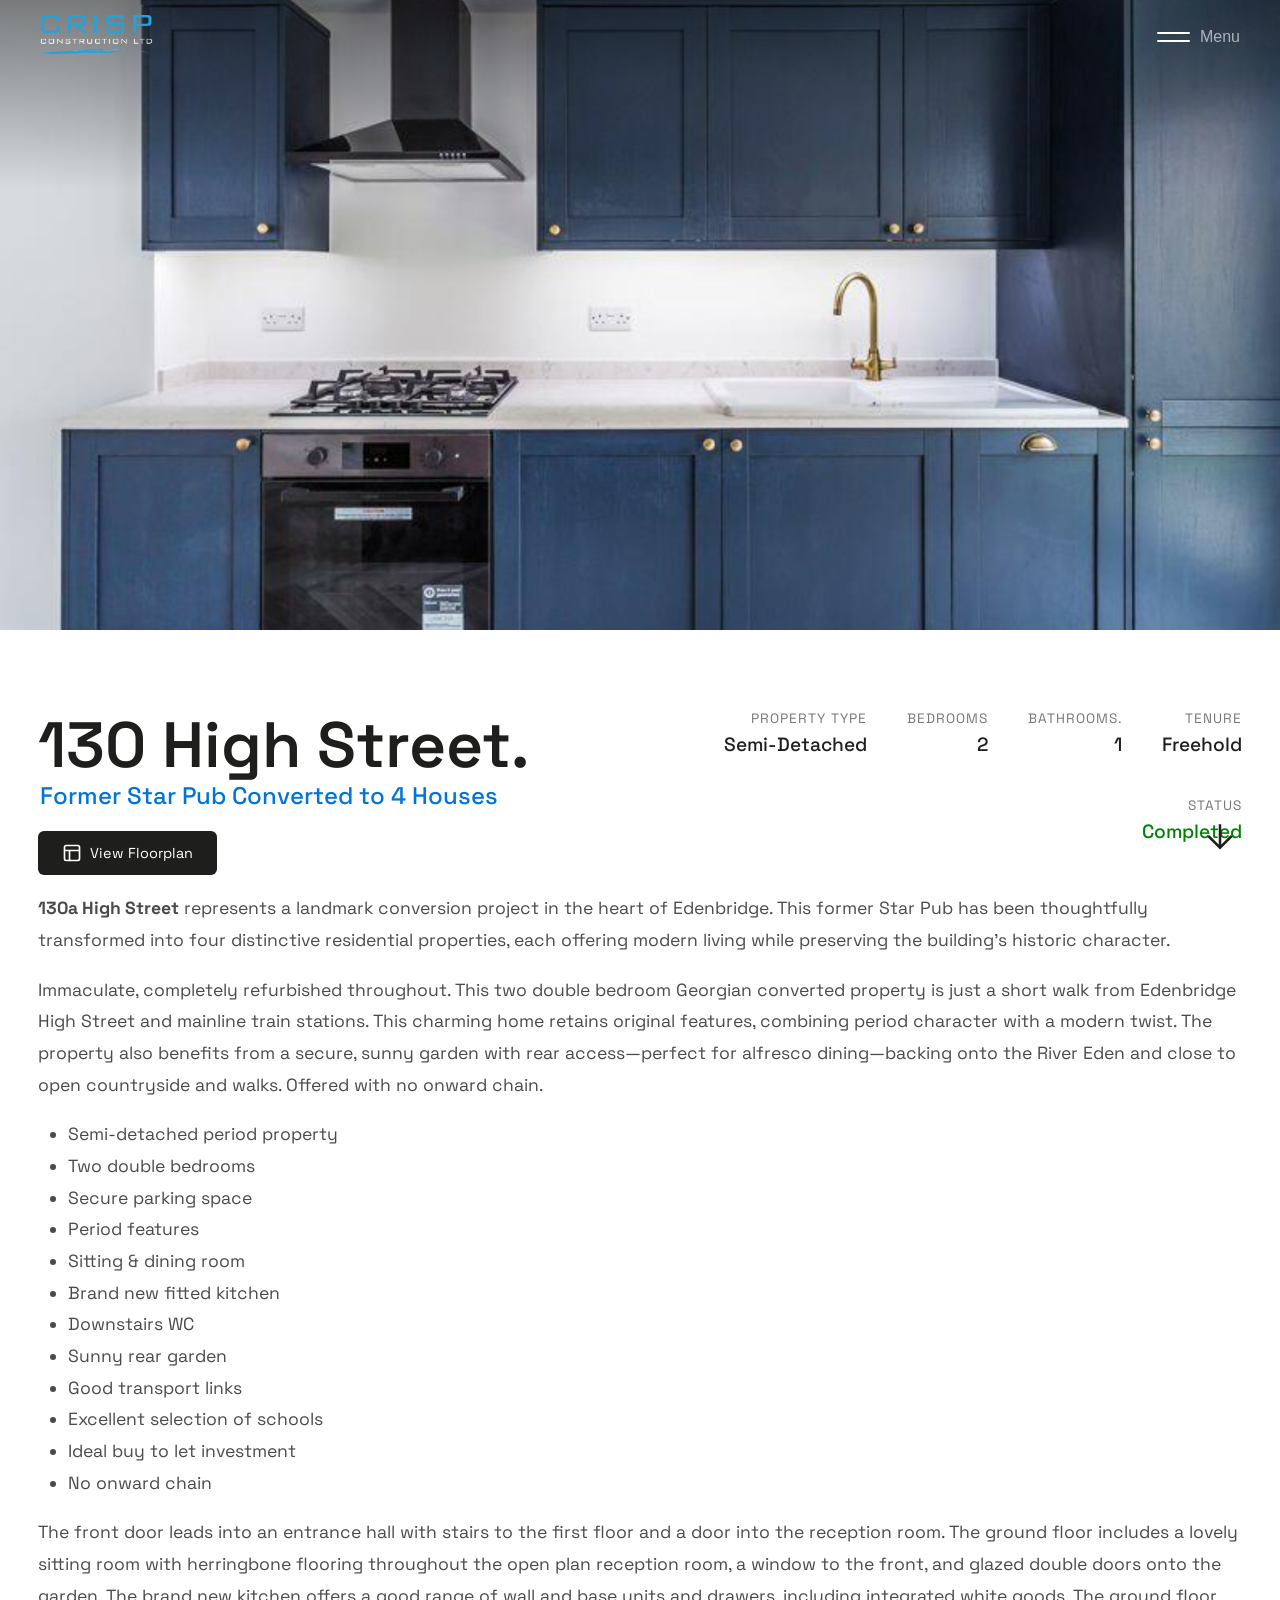
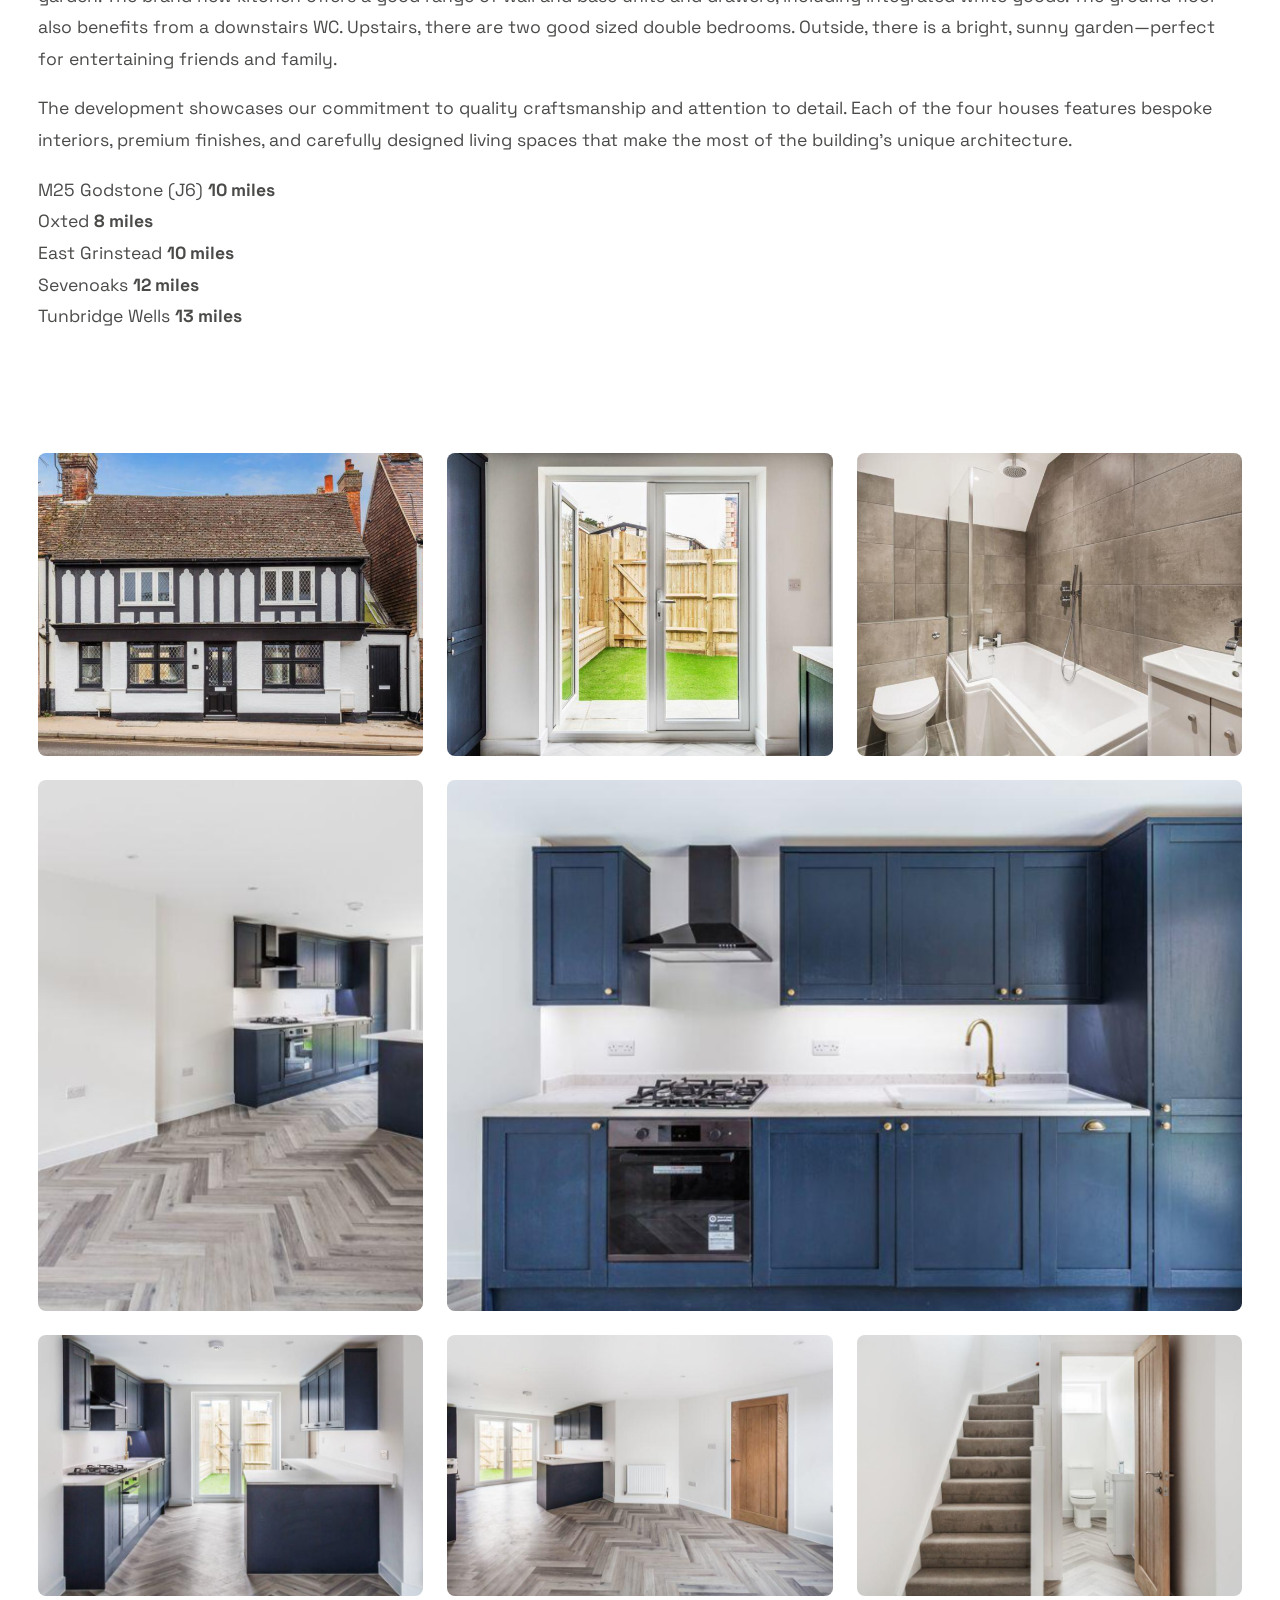
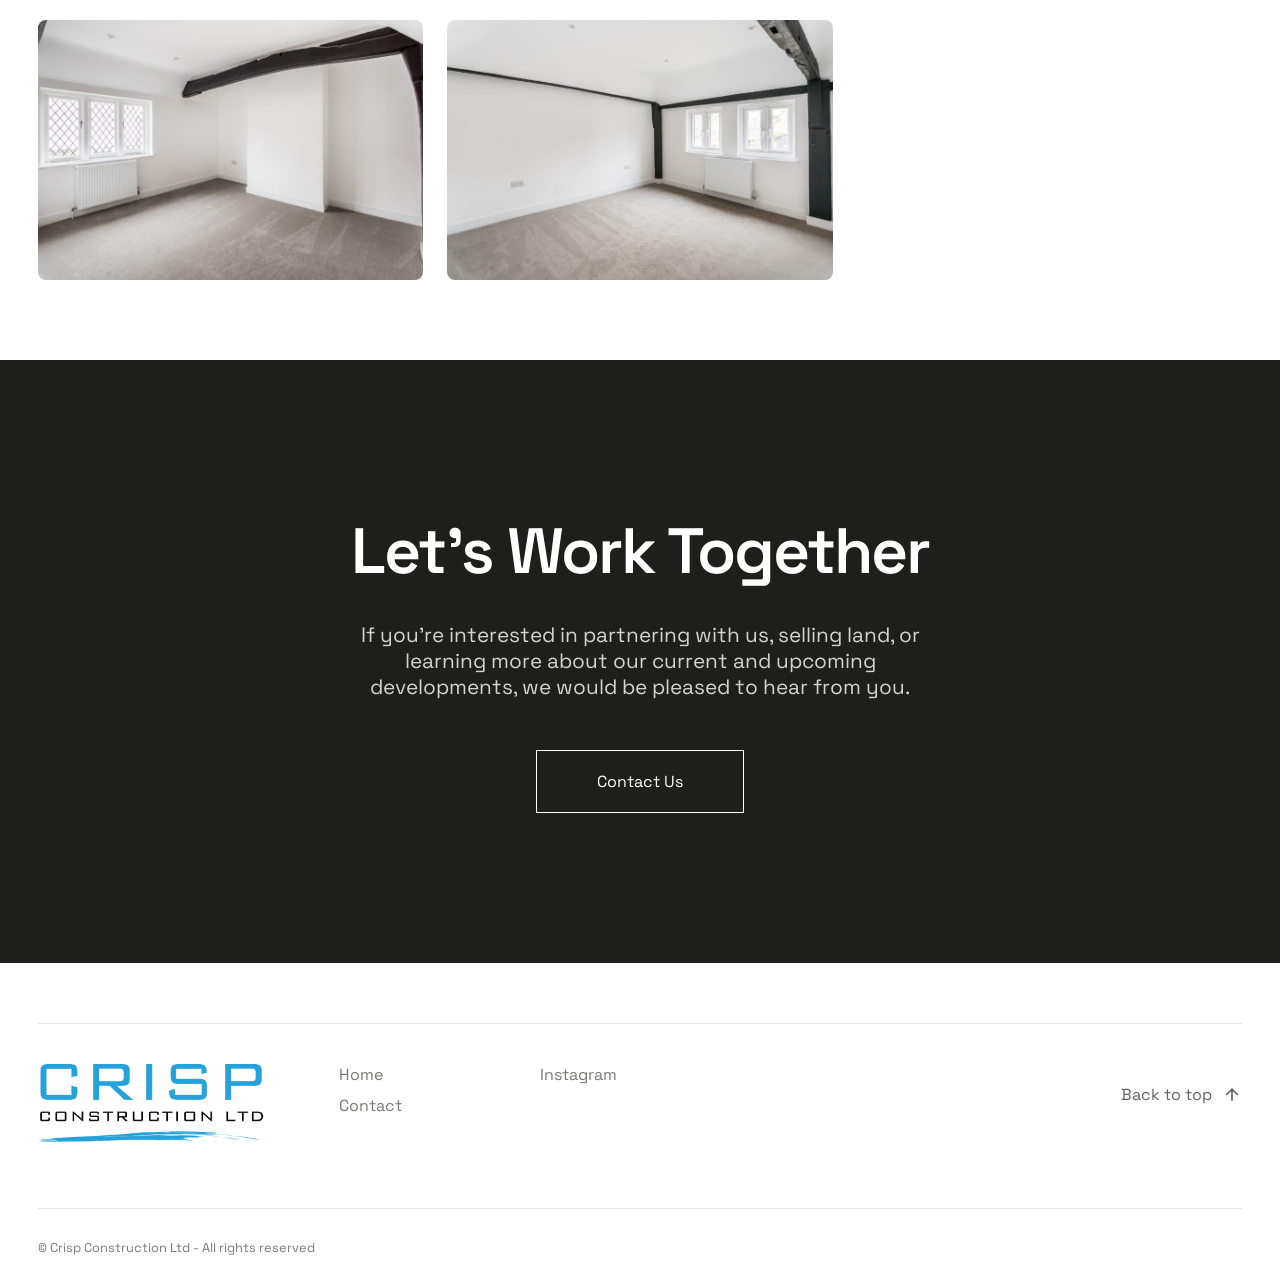
<file: Website/pages/130aHighStreet.html>
<!DOCTYPE html>
<html lang="en">
<head>
    <meta charset="UTF-8">
    <meta name="viewport" content="width=device-width, initial-scale=1.0">
    <title>CRISP - 130a High Street</title>
    <link rel="preconnect" href="https://fonts.googleapis.com">
    <link rel="preconnect" href="https://fonts.gstatic.com" crossorigin>
    <link href="https://fonts.googleapis.com/css2?family=Space+Grotesk:wght@400;500;600;700&display=swap" rel="stylesheet">
    <link rel="stylesheet" href="css/style.css">
</head>
<body>
    <!-- Floorplan Lightbox -->
    <div class="lightbox" id="floorplanLightbox">
        <button class="lightbox-close" id="lightboxClose">&times;</button>
        <img src="../images/Completed/130a High Street/Screenshot 2026-02-19 141212.png" alt="Floorplan" class="lightbox-image">
    </div>

    <!-- Menu Overlay -->
    <div class="menu-overlay" id="menuOverlay"></div>

	<!-- Full Screen Slide-in Menu -->
	<aside class="aside-menu" id="asideMenu">
		<button class="menu-close" id="menuClose">
			<svg viewBox="0 0 24 24" fill="none" stroke="currentColor" stroke-width="2">
				<path d="M18 6L6 18M6 6l12 12" />
			</svg>
		</button>
		<div class="menu-container">
			<div class="menu-col-left">
				<ul>
					<li class="menu-item">
						<a href="../index.html#hero-section" class="menu-link">
							<span class="menu-number">01</span>
							<span class="menu-name">Home</span>
						</a>
					</li>
					<li class="menu-item">
						<a href="../index.html#about" class="menu-link">
							<span class="menu-number">02</span>
							<span class="menu-name">About</span>
						</a>
					</li>
					<li class="menu-item menu-open">
						<a href="../index.html#developments" class="menu-link">
							<span class="menu-number">01</span>
							<span class="menu-name">Projects</span>
							<span class="menu-toggle">−</span>
						</a>
						<h5 style="color: white; padding: 0 0 5px 100px;">Completed</h5>
						<ul class="sub-menu open">
							<li><a href="130HighStreet.html">130 High Street, Edenbridge</a></li>
							<li><a href="130aHighStreet.html">130a High Street, Edenbridge</a></li>
							<li><a href="6EdenView.html">6 Eden View, Edenbridge</a></li>
							<li><a href="7EdenView.html">7 Eden View, Edenbridge</a></li>
						</ul>
						<h5 style="color: white; padding: 0 0 5px 100px;">In Progress</h5>
						<ul class="sub-menu open">
							<li><a href="CherryBryn.html">Cherry Bryn, Edenbridge</a></li>
						</ul>
						<h5 style="color: white; padding: 0 0 5px 100px;">Future</h5>
						<ul class="sub-menu open">
							<li><a href="EdenView.html">Eden View, Edenbridge</a></li>
						</ul>
					</li>
					<li class="menu-item">
						<a href="../index.html#team" class="menu-link">
							<span class="menu-number">02</span>
							<span class="menu-name">Vision</span>
						</a>
					</li>
					<li class="menu-item">
						<a href="../index.html#services" class="menu-link">
							<span class="menu-number">03</span>
							<span class="menu-name">Services</span>
						</a>
					</li>

					<li class="menu-item">
						<a href="#contact" class="menu-link">
							<span class="menu-number">04</span>
							<span class="menu-name">Contact</span>
						</a>
					</li>
				</ul>
			</div>
			<div class="menu-col-right">
				<div></div>
				<div class="contact-links">
					<a href="tel:01732300018">01732300018</a>
					<a href="mailto:info@crispconstruct.co.uk">info@crispconstruct.co.uk</a>
					<p>124 High Street<br>Edenbridge, Kent TN8 5AY</p>
				</div>
			</div>
		</div>
	</aside>

    <!-- Header -->
    <header class="main-header" id="mainHeader">
        <a href="../index.html" class="header-logo">
            <img src="../images/logo/Crisp-interiors-logo-trans-whitetext.png" alt="CRISP">
        </a>
        <button id="burger">
            <div class="bar-container">
                <span class="bar top"></span>
                <span class="bar bottom"></span>
            </div>
            <span class="menu-text">Menu</span>
        </button>
    </header>

    <!-- Project Banner -->
    <section class="project-banner" id="project-banner">
        <img src="../images/Completed/130a High Street/Screenshot 2026-02-19 141059.png" alt="Crisp Building">
        <div class="banner-overlay"></div>
    </section>

    <!-- Scroll Indicator -->
    <div class="scroll-indicator" id="scrollIndicator">
        <svg viewBox="0 0 24 24">
            <path d="M12 5v14M5 12l7 7 7-7"/>
        </svg>
    </div>

    <!-- Project Header -->
    <section class="project-header" id="project-header">
        <div class="container">
            <div class="project-header-grid">
                <div class="project-header-left">
    <h1 class="project-title">130 High Street.</h1>
    <h3 class="project-title-sub">Former Star Pub Converted to 4 Houses</h3>
    <a href="../images/Completed/130 High Street/plans.jpg" class="floorplan-btn" id="floorplanBtn">
        <svg width="20" height="20" viewBox="0 0 24 24" fill="none" stroke="currentColor" stroke-width="2">
            <rect x="3" y="3" width="18" height="18" rx="2" />
            <path d="M3 9h18M9 21V9" />
        </svg>
        View Floorplan
    </a>
    <br /> <br />
</div>
                <div class="project-header-right">
                    <div class="project-meta">
                        <div class="project-meta-item">
                            <span class="project-meta-label">Property Type</span>
                            <span class="project-meta-value">Semi-Detached</span>
                        </div>
                        <div class="project-meta-item">
                            <span class="project-meta-label">Bedrooms</span>
                            <span class="project-meta-value">2</span>
                        </div>
                        <div class="project-meta-item">
                            <span class="project-meta-label">Bathrooms.</span>
                            <span class="project-meta-value">1</span>
                        </div>
                        <div class="project-meta-item">
                            <span class="project-meta-label">Tenure</span>
                            <span class="project-meta-value">Freehold</span>
                        </div>
                        <div class="project-meta-item">
                            <span class="project-meta-label">Status</span>
                            <span class="project-meta-value project-meta-value-complete">Completed</span>
                        </div>
                    </div>
                </div>
            </div>

            <p class="project-description">
                <strong>130a High Street</strong> represents a landmark conversion project in the heart of Edenbridge.
                This former Star Pub has been thoughtfully transformed into four distinctive residential properties,
                each offering modern living while preserving the building's historic character.
            </p>
            <br />
            <p class="project-description">
                Immaculate, completely refurbished throughout. This two double bedroom Georgian converted property is just a short walk from Edenbridge High Street and mainline train stations. This charming home retains original features, combining period character with a modern twist. The property also benefits from a secure, sunny garden with rear access—perfect for alfresco dining—backing onto the River Eden and close to open countryside and walks. Offered with no onward chain.
            </p>
            <br />
            <ul class="project-description" style="margin-left:30px;">
                <li>Semi-detached period property</li>
                <li>Two double bedrooms</li>
                <li>Secure parking space</li>
                <li>Period features</li>
                <li>Sitting &amp; dining room</li>
                <li>Brand new fitted kitchen</li>
                <li>Downstairs WC</li>
                <li>Sunny rear garden</li>
                <li>Good transport links</li>
                <li>Excellent selection of schools</li>
                <li>Ideal buy to let investment</li>
                <li>No onward chain</li>
            </ul>
            <br />
            <p class="project-description">
                The front door leads into an entrance hall with stairs to the first floor and a door into the reception room. The ground floor includes a lovely sitting room with herringbone flooring throughout the open plan reception room, a window to the front, and glazed double doors onto the garden. The brand new kitchen offers a good range of wall and base units and drawers, including integrated white goods. The ground floor also benefits from a downstairs WC. Upstairs, there are two good sized double bedrooms. Outside, there is a bright, sunny garden—perfect for entertaining friends and family.
            </p>
            <br />
            <p class="project-description">
                The development showcases our commitment to quality craftsmanship and attention to detail.
                Each of the four houses features bespoke interiors, premium finishes, and carefully designed living
                spaces that make the most of the building's unique architecture.
            </p>
            <br />
            <p class="project-description">
                M25 Godstone (J6) <strong>10 miles</strong> <br />
                Oxted <strong>8 miles</strong><br />
                East Grinstead <strong>10 miles</strong> <br />
                Sevenoaks <strong>12 miles</strong> <br />
                Tunbridge Wells <strong>13 miles</strong> <br />
            </p>
        </div>
    </section>

    <!-- Project Gallery -->
    <section class="project-gallery" id="project-gallery">
        <div class="container">
            <div class="gallery-grid">
                <div class="gallery-item">
                    <img src="../images/Completed/130a High Street/OutsideShot.png" alt="crisp Exterior View">
                </div>
                <div class="gallery-item">
                    <img src="../images/Completed/130a High Street/Screenshot 2026-02-19 141020.png" alt="crisp Exterior View">
                </div>
                <div class="gallery-item">
                    <img src="../images/Completed/130a High Street/Screenshot 2026-02-19 141136.png" alt="crisp Detail View">
                </div>
                <div class="gallery-item">
                    <img src="../images/Completed/130a High Street/Screenshot 2026-02-19 141049.png" alt="crisp Wide View">
                </div>
                <div class="gallery-item full-width">
                    <img src="../images/Completed/130a High Street/Screenshot 2026-02-19 141059.png" alt="crisp Wide View">
                </div>

                <div class="gallery-item">
                    <img src="../images/Completed/130a High Street/Screenshot 2026-02-19 141031.png" alt="crisp Exterior View">
                </div>
                <div class="gallery-item">
                    <img src="../images/Completed/130a High Street/Screenshot 2026-02-19 140954.png" alt="crisp Exterior View">
                </div>
                <div class="gallery-item">
                    <img src="../images/Completed/130a High Street/Screenshot 2026-02-19 141107.png" alt="crisp Exterior View">
                </div>

                <div class="gallery-item">
                    <img src="../images/Completed/130a High Street/Screenshot 2026-02-19 141116.png" alt="crisp Exterior View">
                </div>
                <div class="gallery-item">
                    <img src="../images/Completed/130a High Street/Screenshot 2026-02-19 141126.png" alt="crisp Exterior View">
                </div>
              
            </div>
        </div>
    </section>

    <!-- Contact Section -->
    <section class="contact-section" id="contact">
        <h2 class="contact-title">Let's Work Together</h2>
        <p class="contact-text">If you're interested in partnering with us, selling land, or learning more about our current and upcoming developments, we would be pleased to hear from you.</p>
        <a href="mailto:hello@info.co.uk" class="contact-cta">Contact Us</a>
    </section>

    <!-- Footer -->
    <footer class="footer">
        <div class="container">
            <div class="footer-grid">
                <div class="footer-col">
                    <div class="footer-logo">
                        <img src="../images/logo/Crisp Construction ltd logo.jpg" alt="CRISP">
                    </div>
                </div>
                <div class="footer-col">
                    <ul class="footer-menu">
                        <li><a href="../index.html">Home</a></li>
                        <li><a href="../index.html#contact">Contact</a></li>
                    </ul>
                </div>
                <div class="footer-col">
                    <ul class="footer-menu">
                        <!--<li><a href="#">LinkedIn</a></li>-->
                        <li><a href="https://www.instagram.com/crispconstructionltd/" target="_blank" rel="noopener">Instagram</a></li>
                    </ul>
                </div>
                <div class="footer-col">
                    <div class="footer-back-to-top">
                        <a href="#">
                            Back to top
                            <svg width="20" height="20" viewBox="0 0 24 24" fill="none" stroke="currentColor" stroke-width="2">
                                <path d="M12 19V5M5 12l7-7 7 7"/>
                            </svg>
                        </a>
                    </div>
                </div>
            </div>
            <div class="footer-bar">
                <p class="footer-copyright">&copy; Crisp Construction Ltd - All rights reserved</p>
            </div>
        </div>
    </footer>

    <script src="js/main.js"></script>
</body>
</html>
</file>
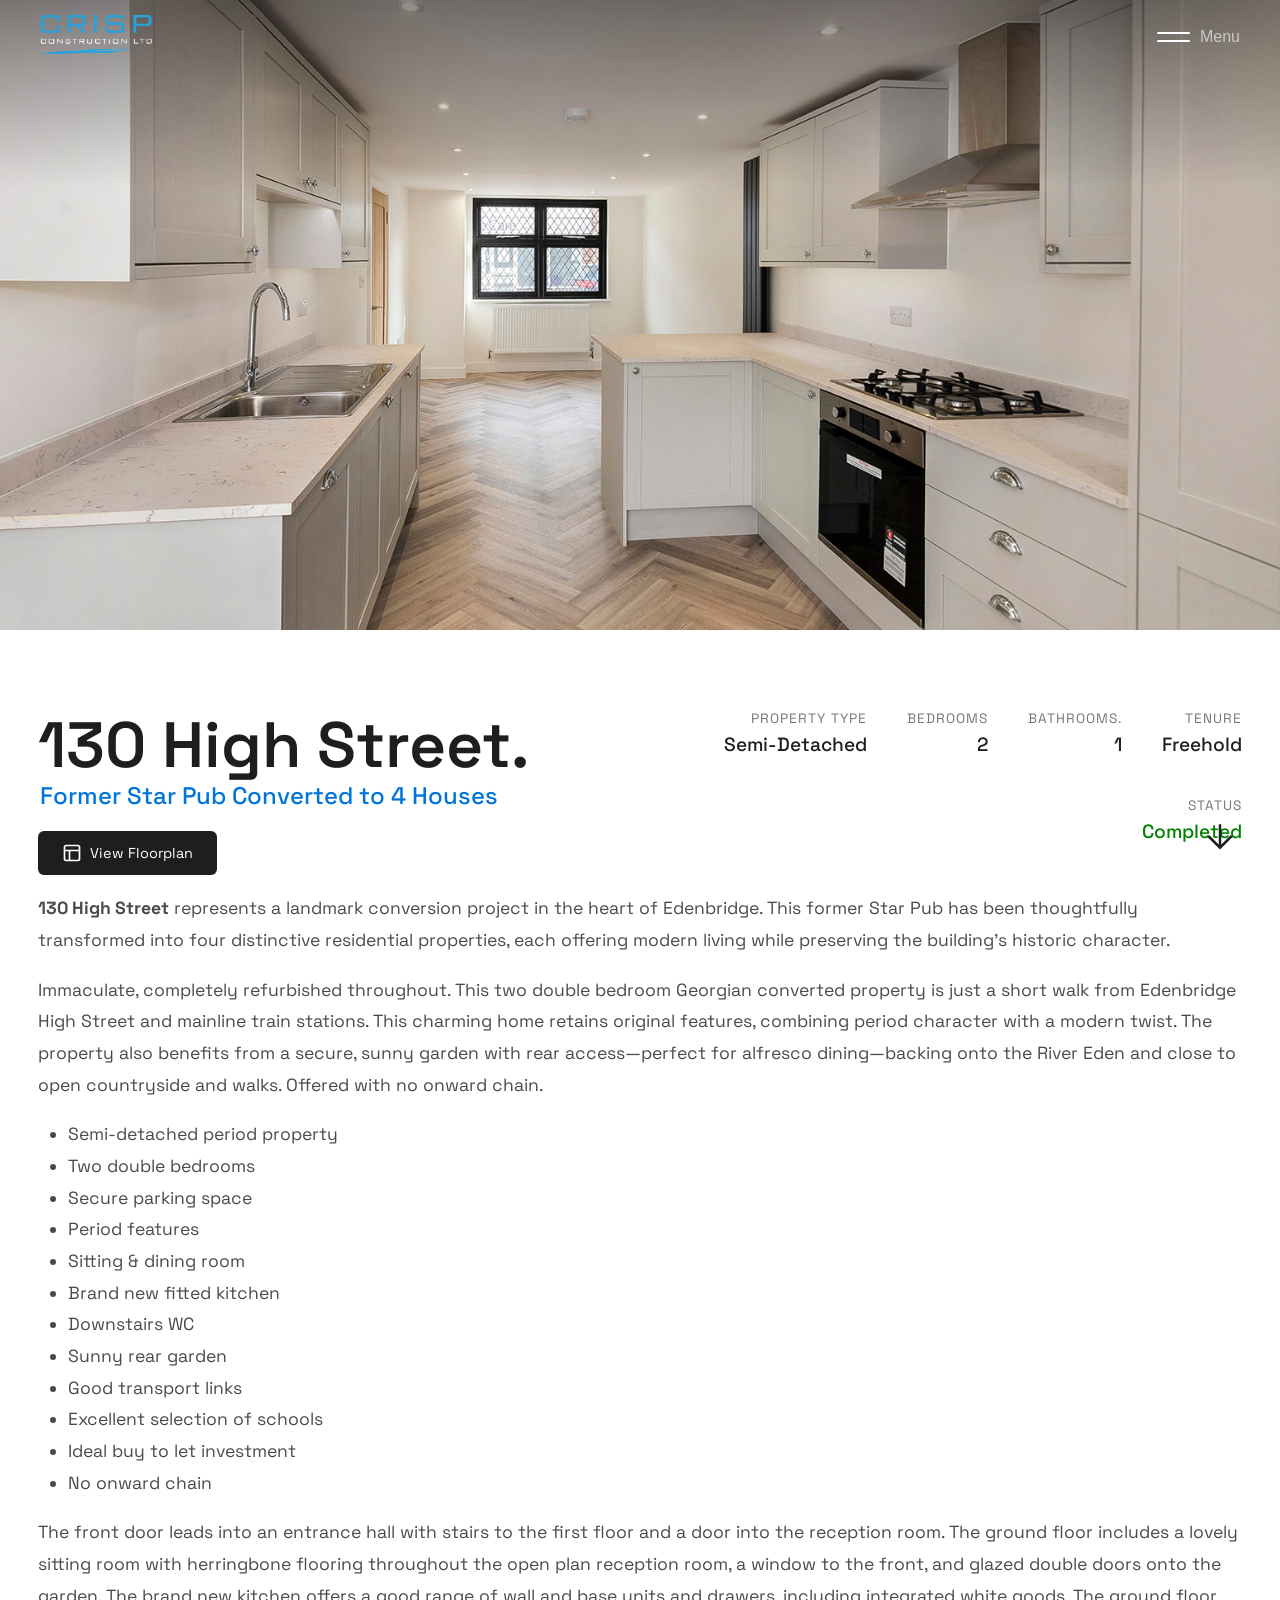
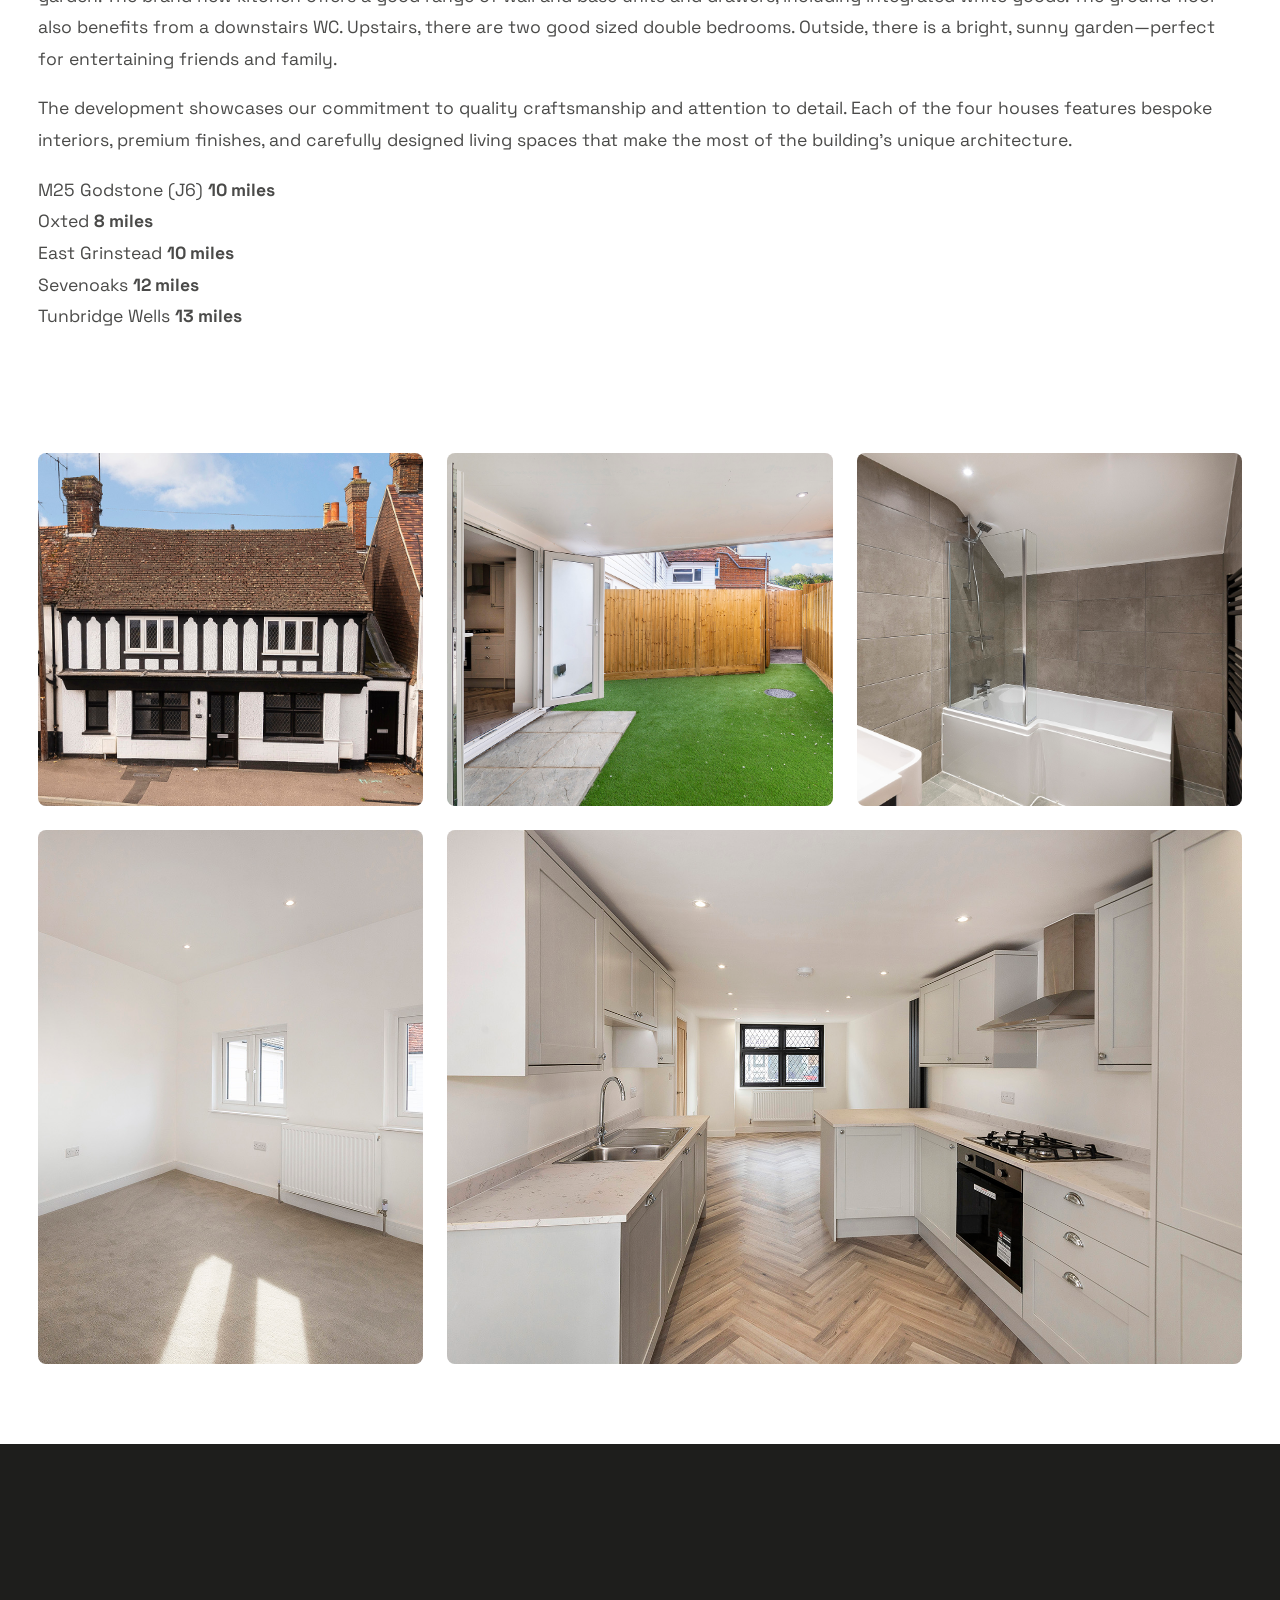
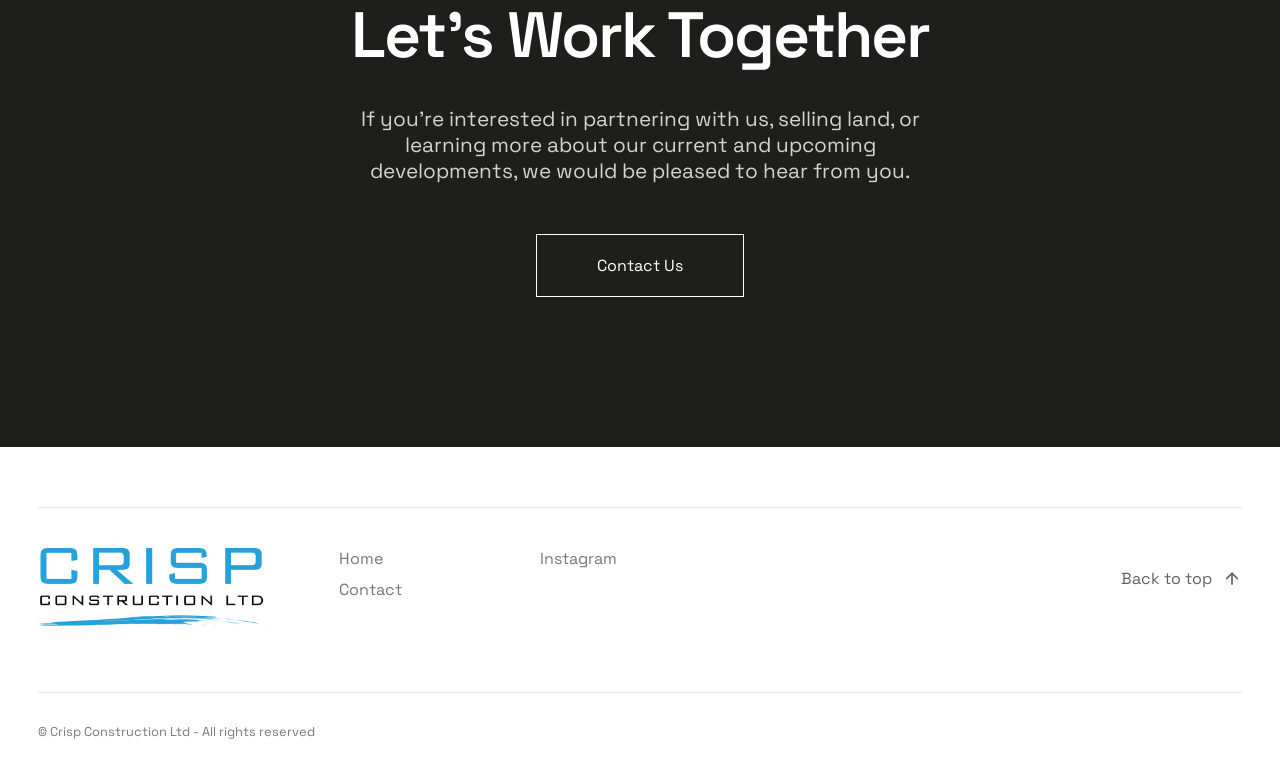
<file: Website/pages/130HighStreet.html>
<!DOCTYPE html>
<html lang="en">
<head>
    <meta charset="UTF-8">
    <meta name="viewport" content="width=device-width, initial-scale=1.0">
    <title>CRISP - 130 High Street</title>
    <link rel="preconnect" href="https://fonts.googleapis.com">
    <link rel="preconnect" href="https://fonts.gstatic.com" crossorigin>
    <link href="https://fonts.googleapis.com/css2?family=Space+Grotesk:wght@400;500;600;700&display=swap" rel="stylesheet">
    <link rel="stylesheet" href="css/style.css">
</head>
<body>
    <!-- Floorplan Lightbox -->
    <div class="lightbox" id="floorplanLightbox">
        <button class="lightbox-close" id="lightboxClose">&times;</button>
        <img src="../images/Completed/130 High Street/plans.jpg" alt="Floorplan" class="lightbox-image">
    </div>

    <!-- Menu Overlay -->
    <div class="menu-overlay" id="menuOverlay"></div>

	<!-- Full Screen Slide-in Menu -->
	<aside class="aside-menu" id="asideMenu">
		<button class="menu-close" id="menuClose">
			<svg viewBox="0 0 24 24" fill="none" stroke="currentColor" stroke-width="2">
				<path d="M18 6L6 18M6 6l12 12" />
			</svg>
		</button>
		<div class="menu-container">
			<div class="menu-col-left">
				<ul>
					<li class="menu-item">
						<a href="../index.html#hero-section" class="menu-link">
							<span class="menu-number">01</span>
							<span class="menu-name">Home</span>
						</a>
					</li>
					<li class="menu-item">
						<a href="../index.html#about" class="menu-link">
							<span class="menu-number">02</span>
							<span class="menu-name">About</span>
						</a>
					</li>
					<li class="menu-item menu-open">
						<a href="../index.html#developments" class="menu-link">
							<span class="menu-number">01</span>
							<span class="menu-name">Projects</span>
							<span class="menu-toggle">−</span>
						</a>
						<h5 style="color: white; padding: 0 0 5px 100px;">Completed</h5>
						<ul class="sub-menu open">
							<li><a href="130HighStreet.html">130 High Street, Edenbridge</a></li>
							<li><a href="130aHighStreet.html">130a High Street, Edenbridge</a></li>
							<li><a href="6EdenView.html">6 Eden View, Edenbridge</a></li>
							<li><a href="7EdenView.html">7 Eden View, Edenbridge</a></li>
						</ul>
						<h5 style="color: white; padding: 0 0 5px 100px;">In Progress</h5>
						<ul class="sub-menu open">
							<li><a href="CherryBryn.html">Cherry Bryn, Edenbridge</a></li>
						</ul>
						<h5 style="color: white; padding: 0 0 5px 100px;">Future</h5>
						<ul class="sub-menu open">
							<li><a href="EdenView.html">Eden View, Edenbridge</a></li>
						</ul>
					</li>
					<li class="menu-item">
						<a href="../index.html#team" class="menu-link">
							<span class="menu-number">02</span>
							<span class="menu-name">Vision</span>
						</a>
					</li>
					<li class="menu-item">
						<a href="../index.html#services" class="menu-link">
							<span class="menu-number">03</span>
							<span class="menu-name">Services</span>
						</a>
					</li>

					<li class="menu-item">
						<a href="#contact" class="menu-link">
							<span class="menu-number">04</span>
							<span class="menu-name">Contact</span>
						</a>
					</li>
				</ul>
			</div>
			<div class="menu-col-right">
				<div></div>
				<div class="contact-links">
					<a href="tel:01732300018">01732300018</a>
					<a href="mailto:info@crispconstruct.co.uk">info@crispconstruct.co.uk</a>
					<p>124 High Street<br>Edenbridge, Kent TN8 5AY</p>
				</div>
			</div>
		</div>
	</aside>

    <!-- Header -->
    <header class="main-header" id="mainHeader">
        <a href="../index.html" class="header-logo">
            <img src="../images/logo/Crisp-interiors-logo-trans-whitetext.png" alt="CRISP">
        </a>
        <button id="burger">
            <div class="bar-container">
                <span class="bar top"></span>
                <span class="bar bottom"></span>
            </div>
            <span class="menu-text">Menu</span>
        </button>
    </header>

    <!-- Project Banner -->
    <section class="project-banner" id="project-banner">
        <img src="../images/Completed/130 High Street/130 High Street, TN8 5AY 006.jpg" alt="Helios Logistics Building">
        <div class="banner-overlay"></div>
    </section>

    <!-- Scroll Indicator -->
    <div class="scroll-indicator" id="scrollIndicator">
        <svg viewBox="0 0 24 24">
            <path d="M12 5v14M5 12l7 7 7-7"/>
        </svg>
    </div>

    <!-- Project Header -->
    <section class="project-header" id="project-header">
        <div class="container">
            <div class="project-header-grid">
                <div class="project-header-left">
                    <h1 class="project-title">130 High Street.</h1>
                    <h3 class="project-title-sub">Former Star Pub Converted to 4 Houses</h3>
                    <a href="../images/Completed/130 High Street/plans.jpg" class="floorplan-btn" id="floorplanBtn">
                        <svg width="20" height="20" viewBox="0 0 24 24" fill="none" stroke="currentColor" stroke-width="2">
                            <rect x="3" y="3" width="18" height="18" rx="2" />
                            <path d="M3 9h18M9 21V9" />
                        </svg>
                        View Floorplan
                    </a>
                    <br /> <br />
                </div>
                <div class="project-header-right">
                    <div class="project-meta">
                        <div class="project-meta-item">
                            <span class="project-meta-label">Property Type</span>
                            <span class="project-meta-value">Semi-Detached</span>
                        </div>
                        <div class="project-meta-item">
                            <span class="project-meta-label">Bedrooms</span>
                            <span class="project-meta-value">2</span>
                        </div>
                        <div class="project-meta-item">
                            <span class="project-meta-label">Bathrooms.</span>
                            <span class="project-meta-value">1</span>
                        </div>
                        <div class="project-meta-item">
                            <span class="project-meta-label">Tenure</span>
                            <span class="project-meta-value">Freehold</span>
                        </div>
                        <div class="project-meta-item">
                            <span class="project-meta-label">Status</span>
                            <span class="project-meta-value project-meta-value-complete">Completed</span>
                        </div>
                    </div>
                </div>
            </div>

            <p class="project-description">
                <strong>130 High Street</strong> represents a landmark conversion project in the heart of Edenbridge.
                This former Star Pub has been thoughtfully transformed into four distinctive residential properties,
                each offering modern living while preserving the building's historic character.
            </p>
            <br />
            <p class="project-description">
                Immaculate, completely refurbished throughout. This two double bedroom Georgian converted property is just a short walk from Edenbridge High Street and mainline train stations. This charming home retains original features, combining period character with a modern twist. The property also benefits from a secure, sunny garden with rear access—perfect for alfresco dining—backing onto the River Eden and close to open countryside and walks. Offered with no onward chain.
            </p>
            <br />
            <ul class="project-description" style="margin-left:30px;">
                <li>Semi-detached period property</li>
                <li>Two double bedrooms</li>
                <li>Secure parking space</li>
                <li>Period features</li>
                <li>Sitting &amp; dining room</li>
                <li>Brand new fitted kitchen</li>
                <li>Downstairs WC</li>
                <li>Sunny rear garden</li>
                <li>Good transport links</li>
                <li>Excellent selection of schools</li>
                <li>Ideal buy to let investment</li>
                <li>No onward chain</li>
            </ul>
            <br />
            <p class="project-description">
                The front door leads into an entrance hall with stairs to the first floor and a door into the reception room. The ground floor includes a lovely sitting room with herringbone flooring throughout the open plan reception room, a window to the front, and glazed double doors onto the garden. The brand new kitchen offers a good range of wall and base units and drawers, including integrated white goods. The ground floor also benefits from a downstairs WC. Upstairs, there are two good sized double bedrooms. Outside, there is a bright, sunny garden—perfect for entertaining friends and family.
            </p>
            <br />
            <p class="project-description">
                The development showcases our commitment to quality craftsmanship and attention to detail.
                Each of the four houses features bespoke interiors, premium finishes, and carefully designed living
                spaces that make the most of the building's unique architecture.
            </p>
            <br />
            <p class="project-description">
                M25 Godstone (J6) <strong>10 miles</strong> <br />
                Oxted <strong>8 miles</strong><br />
                East Grinstead <strong>10 miles</strong> <br />
                Sevenoaks <strong>12 miles</strong> <br />
                Tunbridge Wells <strong>13 miles</strong> <br />
            </p>
        </div>
    </section>

    <!-- Project Gallery -->
    <section class="project-gallery" id="project-gallery">
        <div class="container">
            <div class="gallery-grid">
                <div class="gallery-item">
                    <img src="../images/Completed/130 High Street/OutsideShot.jpg" alt="crisp Exterior View">
                </div>
                <div class="gallery-item">
                    <img src="../images/Completed/130 High Street/130 High Street, TN8 5AY 005.jpg" alt="crisp Exterior View">
                </div>
                <div class="gallery-item">
                    <img src="../images/Completed/130 High Street/130 High Street, TN8 5AY 014.jpg" alt="crisp Detail View">
                </div>
                <div class="gallery-item">
                    <img src="../images/Completed/130 High Street/130 High Street, TN8 5AY 013.jpg" alt="crisp Wide View">
                </div>
                <div class="gallery-item full-width">
                    <img src="../images/Completed/130 High Street/130 High Street, TN8 5AY 006.jpg" alt="crisp Wide View">
                </div>
            </div>
        </div>
    </section>

    <!-- Contact Section -->
    <section class="contact-section" id="contact">
        <h2 class="contact-title">Let's Work Together</h2>
        <p class="contact-text">If you're interested in partnering with us, selling land, or learning more about our current and upcoming developments, we would be pleased to hear from you.</p>
        <a href="mailto:info@crispconstruct.co.uk" class="contact-cta">Contact Us</a>
    </section>

    <!-- Footer -->
    <footer class="footer">
        <div class="container">
            <div class="footer-grid">
                <div class="footer-col">
                    <div class="footer-logo">
                        <img src="../images/logo/Crisp Construction ltd logo.jpg" alt="CRISP">
                    </div>
                </div>
                <div class="footer-col">
                    <ul class="footer-menu">
                        <li><a href="../index.html">Home</a></li>
                        <li><a href="../index.html#contact">Contact</a></li>
                    </ul>
                </div>
                <div class="footer-col">
                    <ul class="footer-menu">
                        <!--<li><a href="#">LinkedIn</a></li>-->
                        <li><a href="https://www.instagram.com/crispconstructionltd/" target="_blank" rel="noopener">Instagram</a></li>
                    </ul>
                </div>
                <div class="footer-col">
                    <div class="footer-back-to-top">
                        <a href="#">
                            Back to top
                            <svg width="20" height="20" viewBox="0 0 24 24" fill="none" stroke="currentColor" stroke-width="2">
                                <path d="M12 19V5M5 12l7-7 7 7"/>
                            </svg>
                        </a>
                    </div>
                </div>
            </div>
            <div class="footer-bar">
                <p class="footer-copyright">&copy; Crisp Construction Ltd - All rights reserved</p>
            </div>
        </div>
    </footer>

    <script src="js/main.js"></script>
</body>
</html>
</file>
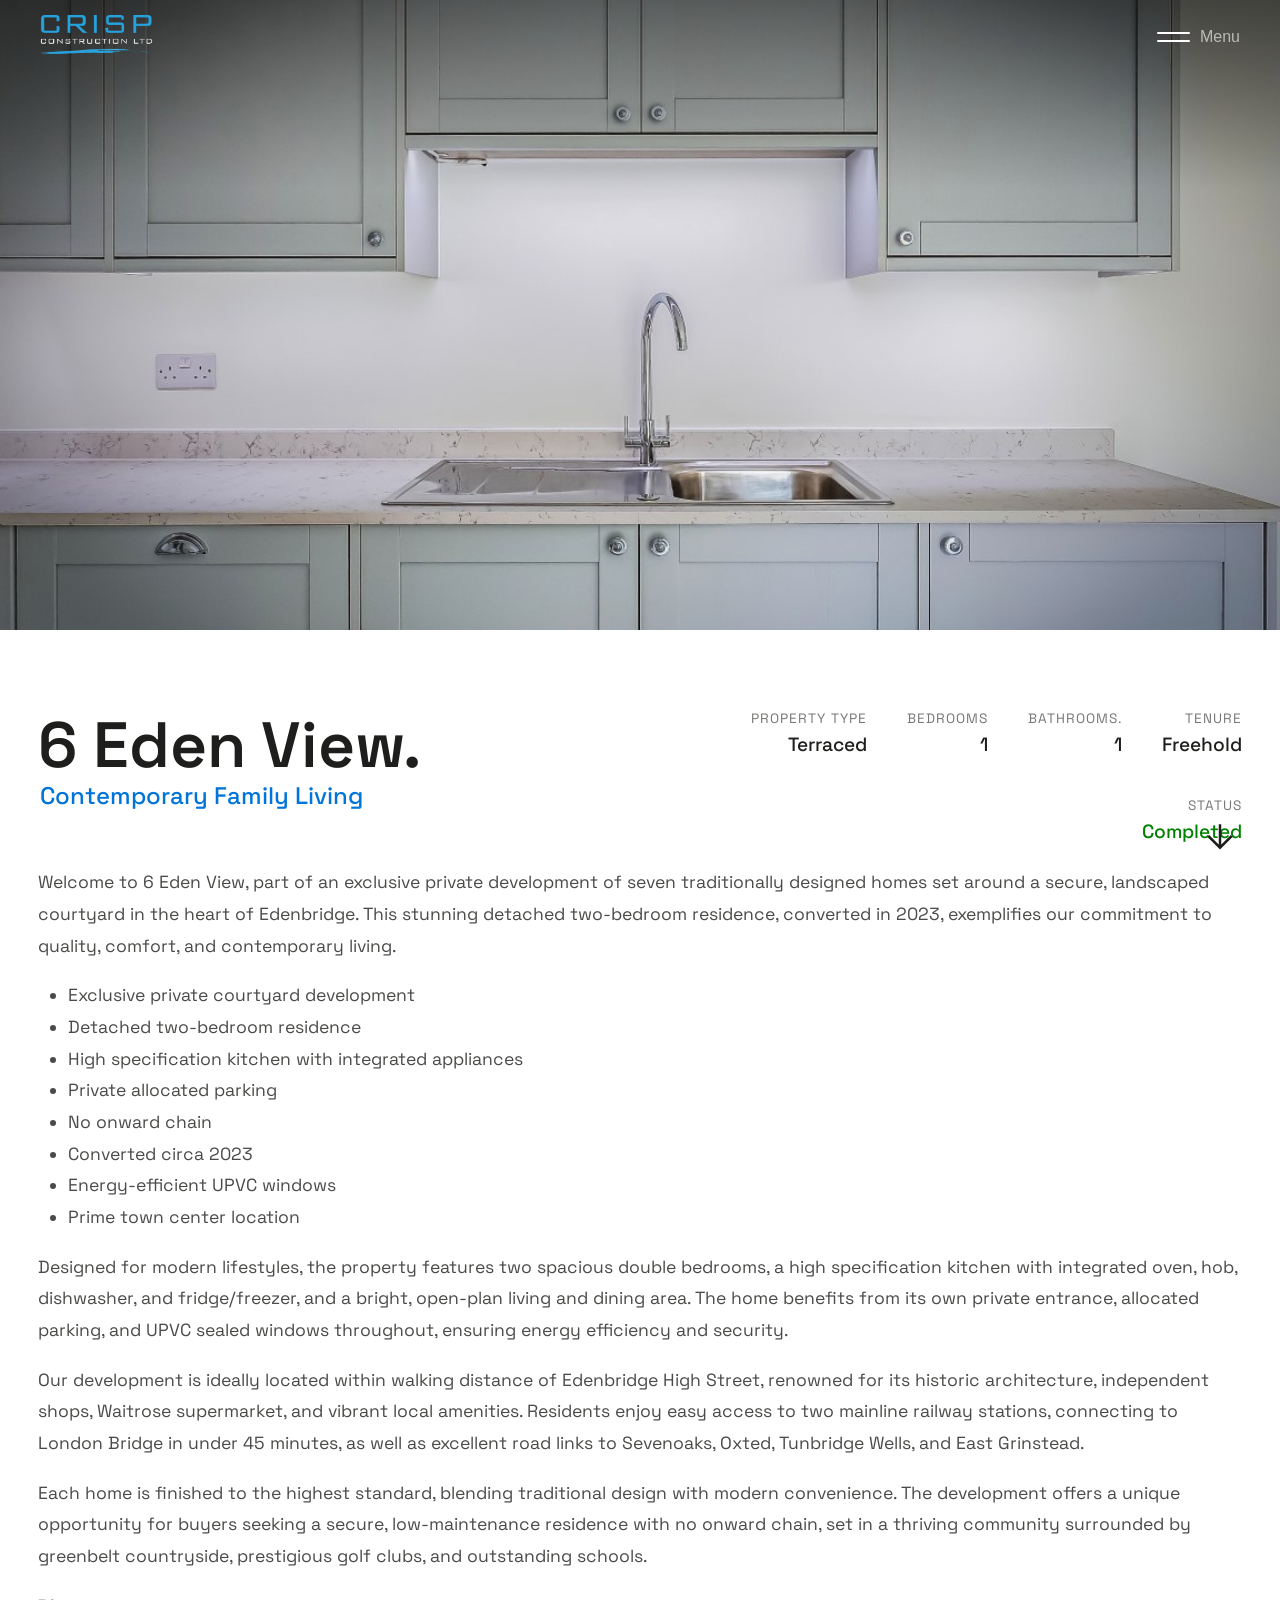
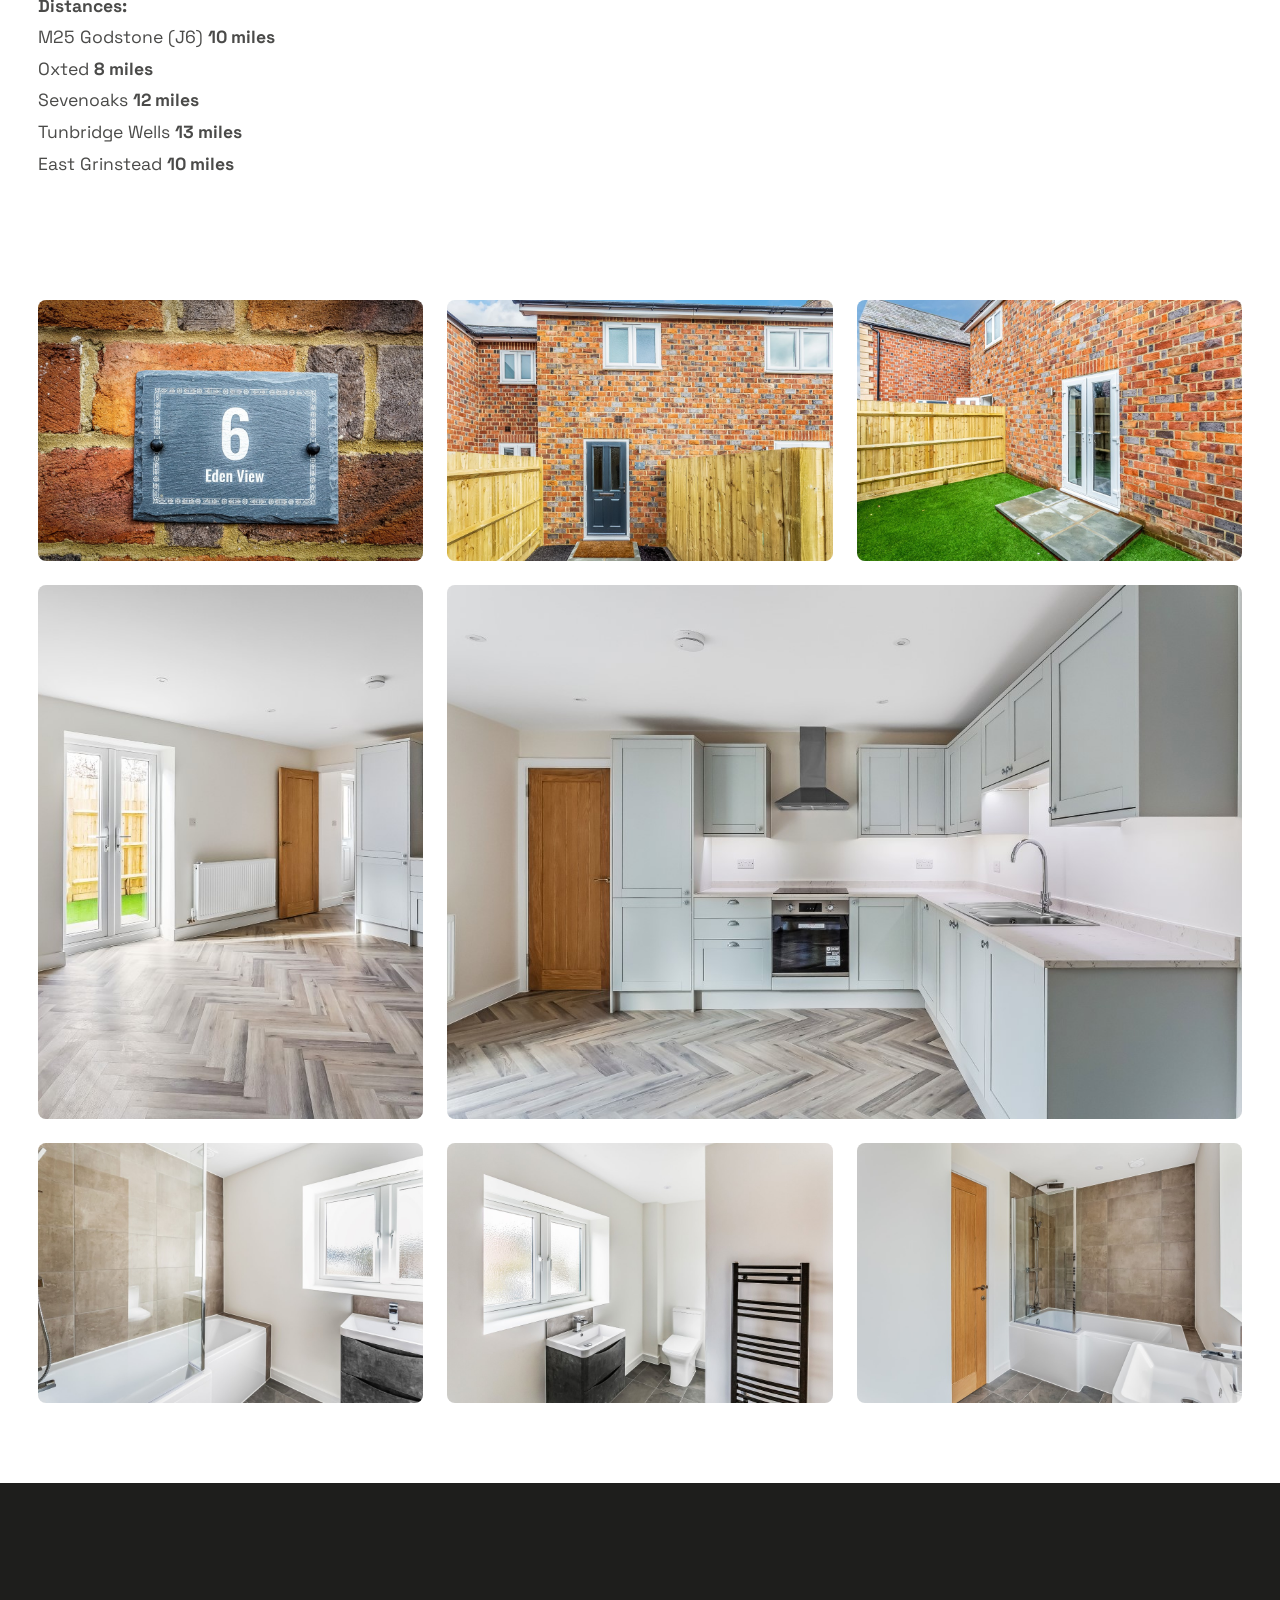
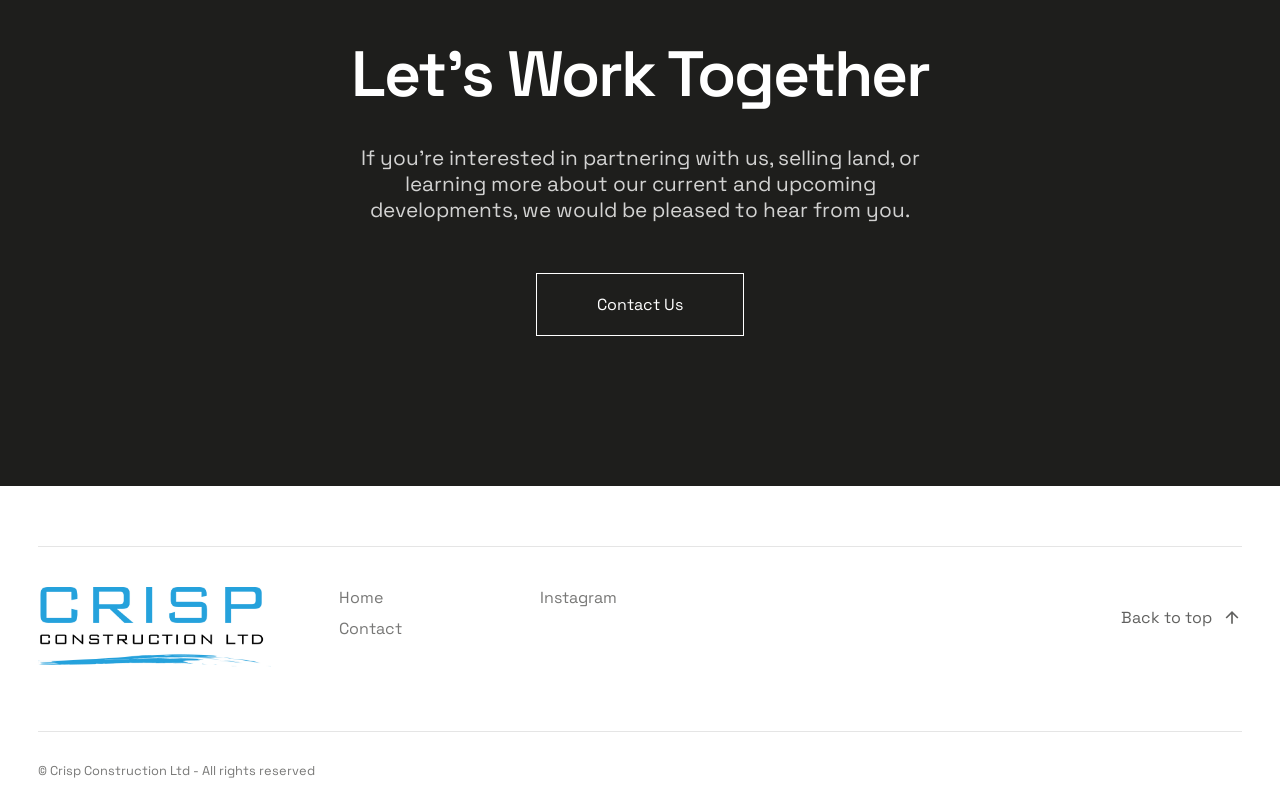
<file: Website/pages/6EdenView.html>
<!DOCTYPE html>
<html lang="en">
<head>
    <meta charset="UTF-8">
    <meta name="viewport" content="width=device-width, initial-scale=1.0">
    <title>CRISP - 6 Eden View</title>
    <link rel="preconnect" href="https://fonts.googleapis.com">
    <link rel="preconnect" href="https://fonts.gstatic.com" crossorigin>
    <link href="https://fonts.googleapis.com/css2?family=Space+Grotesk:wght@400;500;600;700&display=swap" rel="stylesheet">
    <link rel="stylesheet" href="css/style.css">
</head>
<body>
    <!-- Floorplan Lightbox -->
    <!--<div class="lightbox" id="floorplanLightbox">
        <button class="lightbox-close" id="lightboxClose">&times;</button>
        <img src="../images/Completed/130 High Street/plans.jpg" alt="Floorplan" class="lightbox-image">
    </div>-->

    <!-- Menu Overlay -->
    <div class="menu-overlay" id="menuOverlay"></div>

	<!-- Full Screen Slide-in Menu -->
	<aside class="aside-menu" id="asideMenu">
		<button class="menu-close" id="menuClose">
			<svg viewBox="0 0 24 24" fill="none" stroke="currentColor" stroke-width="2">
				<path d="M18 6L6 18M6 6l12 12" />
			</svg>
		</button>
		<div class="menu-container">
			<div class="menu-col-left">
				<ul>
					<li class="menu-item">
						<a href="../index.html#hero-section" class="menu-link">
							<span class="menu-number">01</span>
							<span class="menu-name">Home</span>
						</a>
					</li>
					<li class="menu-item">
						<a href="../index.html#about" class="menu-link">
							<span class="menu-number">02</span>
							<span class="menu-name">About</span>
						</a>
					</li>
					<li class="menu-item menu-open">
						<a href="../index.html#developments" class="menu-link">
							<span class="menu-number">01</span>
							<span class="menu-name">Projects</span>
							<span class="menu-toggle">−</span>
						</a>
						<h5 style="color: white; padding: 0 0 5px 100px;">Completed</h5>
						<ul class="sub-menu open">
							<li><a href="130HighStreet.html">130 High Street, Edenbridge</a></li>
							<li><a href="130aHighStreet.html">130a High Street, Edenbridge</a></li>
							<li><a href="6EdenView.html">6 Eden View, Edenbridge</a></li>
							<li><a href="7EdenView.html">7 Eden View, Edenbridge</a></li>
						</ul>
						<h5 style="color: white; padding: 0 0 5px 100px;">In Progress</h5>
						<ul class="sub-menu open">
							<li><a href="CherryBryn.html">Cherry Bryn, Edenbridge</a></li>
						</ul>
						<h5 style="color: white; padding: 0 0 5px 100px;">Future</h5>
						<ul class="sub-menu open">
							<li><a href="EdenView.html">Eden View, Edenbridge</a></li>
						</ul>
					</li>
					<li class="menu-item">
						<a href="../index.html#team" class="menu-link">
							<span class="menu-number">02</span>
							<span class="menu-name">Vision</span>
						</a>
					</li>
					<li class="menu-item">
						<a href="../index.html#services" class="menu-link">
							<span class="menu-number">03</span>
							<span class="menu-name">Services</span>
						</a>
					</li>

					<li class="menu-item">
						<a href="#contact" class="menu-link">
							<span class="menu-number">04</span>
							<span class="menu-name">Contact</span>
						</a>
					</li>
				</ul>
			</div>
			<div class="menu-col-right">
				<div></div>
				<div class="contact-links">
					<a href="tel:01732300018">01732300018</a>
					<a href="mailto:info@crispconstruct.co.uk">info@crispconstruct.co.uk</a>
					<p>124 High Street<br>Edenbridge, Kent TN8 5AY</p>
				</div>
			</div>
		</div>
	</aside>

    <!-- Header -->
    <header class="main-header" id="mainHeader">
        <a href="../index.html" class="header-logo">
            <img src="../images/logo/Crisp-interiors-logo-trans-whitetext.png" alt="CRISP">
        </a>
        <button id="burger">
            <div class="bar-container">
                <span class="bar top"></span>
                <span class="bar bottom"></span>
            </div>
            <span class="menu-text">Menu</span>
        </button>
    </header>

    <!-- Project Banner -->
    <section class="project-banner" id="project-banner">
        <img src="../images/Completed/6 Eden View/6 Eden View 4.jpg" alt="Helios Logistics Building">
        <div class="banner-overlay"></div>
    </section>

    <!-- Scroll Indicator -->
    <div class="scroll-indicator" id="scrollIndicator">
        <svg viewBox="0 0 24 24">
            <path d="M12 5v14M5 12l7 7 7-7"/>
        </svg>
    </div>

    <!-- Project Header -->
    <section class="project-header" id="project-header">
        <div class="container">
            <div class="project-header-grid">
                <div class="project-header-left">
                    <h1 class="project-title">6 Eden View.</h1>
                    <h3 class="project-title-sub">Contemporary Family Living</h3>
                    <!--<a href="../images/Completed/130 High Street/plans.jpg" class="floorplan-btn" id="floorplanBtn">
                        <svg width="20" height="20" viewBox="0 0 24 24" fill="none" stroke="currentColor" stroke-width="2">
                            <rect x="3" y="3" width="18" height="18" rx="2" />
                            <path d="M3 9h18M9 21V9" />
                        </svg>
                        View Floorplan
                    </a>-->
                    <br /> <br />
                </div>
                <div class="project-header-right">
                    <div class="project-meta">
                        <div class="project-meta-item">
                            <span class="project-meta-label">Property Type</span>
                            <span class="project-meta-value">Terraced</span>
                        </div>
                        <div class="project-meta-item">
                            <span class="project-meta-label">Bedrooms</span>
                            <span class="project-meta-value">1</span>
                        </div>
                        <div class="project-meta-item">
                            <span class="project-meta-label">Bathrooms.</span>
                            <span class="project-meta-value">1</span>
                        </div>
                        <div class="project-meta-item">
                            <span class="project-meta-label">Tenure</span>
                            <span class="project-meta-value">Freehold</span>
                        </div>
                        <div class="project-meta-item">
                            <span class="project-meta-label">Status</span>
                            <span class="project-meta-value project-meta-value-complete">Completed</span>
                        </div>
                    </div>
                </div>
            </div>

            <p class="project-description">
                Welcome to 6 Eden View, part of an exclusive private development of seven traditionally designed homes set around a secure, landscaped courtyard in the heart of Edenbridge. This stunning detached two-bedroom residence, converted in 2023, exemplifies our commitment to quality, comfort, and contemporary living.
            </p>
            <br />
            <ul class="project-description" style="margin-left:30px;">
                <li>Exclusive private courtyard development</li>
                <li>Detached two-bedroom residence</li>
                <li>High specification kitchen with integrated appliances</li>
                <li>Private allocated parking</li>
                <li>No onward chain</li>
                <li>Converted circa 2023</li>
                <li>Energy-efficient UPVC windows</li>
                <li>Prime town center location</li>
            </ul>
            <br />
            <p class="project-description">
                Designed for modern lifestyles, the property features two spacious double bedrooms, a high specification kitchen with integrated oven, hob, dishwasher, and fridge/freezer, and a bright, open-plan living and dining area. The home benefits from its own private entrance, allocated parking, and UPVC sealed windows throughout, ensuring energy efficiency and security.
            </p>
            <br />
            <p class="project-description">
                Our development is ideally located within walking distance of Edenbridge High Street, renowned for its historic architecture, independent shops, Waitrose supermarket, and vibrant local amenities. Residents enjoy easy access to two mainline railway stations, connecting to London Bridge in under 45 minutes, as well as excellent road links to Sevenoaks, Oxted, Tunbridge Wells, and East Grinstead.
            </p>
            <br />
            <p class="project-description">
                Each home is finished to the highest standard, blending traditional design with modern convenience. The development offers a unique opportunity for buyers seeking a secure, low-maintenance residence with no onward chain, set in a thriving community surrounded by greenbelt countryside, prestigious golf clubs, and outstanding schools.
            </p>
            <br />
            <p class="project-description">
                <strong>Distances:</strong><br />
                M25 Godstone (J6) <strong>10 miles</strong><br />
                Oxted <strong>8 miles</strong><br />
                Sevenoaks <strong>12 miles</strong><br />
                Tunbridge Wells <strong>13 miles</strong><br />
                East Grinstead <strong>10 miles</strong>
            </p>
        </div>
    </section>

    <!-- Project Gallery -->
    <section class="project-gallery" id="project-gallery">
        <div class="container">
            <div class="gallery-grid">
                <div class="gallery-item">
                    <img src="../images/Completed/6 Eden View/6 Eden View 17.jpg" alt="crisp Exterior View">
                </div>
                <div class="gallery-item">
                    <img src="../images/Completed/6 Eden View/6 Eden View 15.jpg" alt="crisp Exterior View">
                </div>
                <div class="gallery-item">
                    <img src="../images/Completed/6 Eden View/6 Eden View 13.jpg" alt="crisp Detail View">
                </div>
                <div class="gallery-item">
                    <img src="../images/Completed/6 Eden View/6 Eden View 1.jpg" alt="crisp Wide View">
                </div>
                <div class="gallery-item full-width">
                    <img src="../images/Completed/6 Eden View/6 Eden View 2.jpg" alt="crisp Wide View">
                </div>
                <div class="gallery-item">
                    <img src="../images/Completed/6 Eden View/6 Eden View 7.jpg" alt="crisp Wide View">
                </div>
                <div class="gallery-item">
                    <img src="../images/Completed/6 Eden View/6 Eden View 8.jpg" alt="crisp Wide View">
                </div>
                <div class="gallery-item">
                    <img src="../images/Completed/6 Eden View/6 Eden View 9.jpg" alt="crisp Wide View">
                </div>
            </div>
        </div>
    </section>

    <!-- Contact Section -->
    <section class="contact-section" id="contact">
        <h2 class="contact-title">Let's Work Together</h2>
        <p class="contact-text">If you're interested in partnering with us, selling land, or learning more about our current and upcoming developments, we would be pleased to hear from you.</p>
        <a href="mailto:info@crispconstruct.co.uk" class="contact-cta">Contact Us</a>
    </section>

    <!-- Footer -->
    <footer class="footer">
        <div class="container">
            <div class="footer-grid">
                <div class="footer-col">
                    <div class="footer-logo">
                        <img src="../images/logo/Crisp Construction ltd logo.jpg" alt="CRISP">
                    </div>
                </div>
                <div class="footer-col">
                    <ul class="footer-menu">
                        <li><a href="../index.html">Home</a></li>
                        <li><a href="../index.html#contact">Contact</a></li>
                    </ul>
                </div>
                <div class="footer-col">
                    <ul class="footer-menu">
                        <!--<li><a href="#">LinkedIn</a></li>-->
                        <li><a href="https://www.instagram.com/crispconstructionltd/" target="_blank" rel="noopener">Instagram</a></li>
                    </ul>
                </div>
                <div class="footer-col">
                    <div class="footer-back-to-top">
                        <a href="#">
                            Back to top
                            <svg width="20" height="20" viewBox="0 0 24 24" fill="none" stroke="currentColor" stroke-width="2">
                                <path d="M12 19V5M5 12l7-7 7 7"/>
                            </svg>
                        </a>
                    </div>
                </div>
            </div>
            <div class="footer-bar">
                <p class="footer-copyright">&copy; Crisp Construction Ltd - All rights reserved</p>
            </div>
        </div>
    </footer>

    <script src="js/main.js"></script>
</body>
</html>
</file>
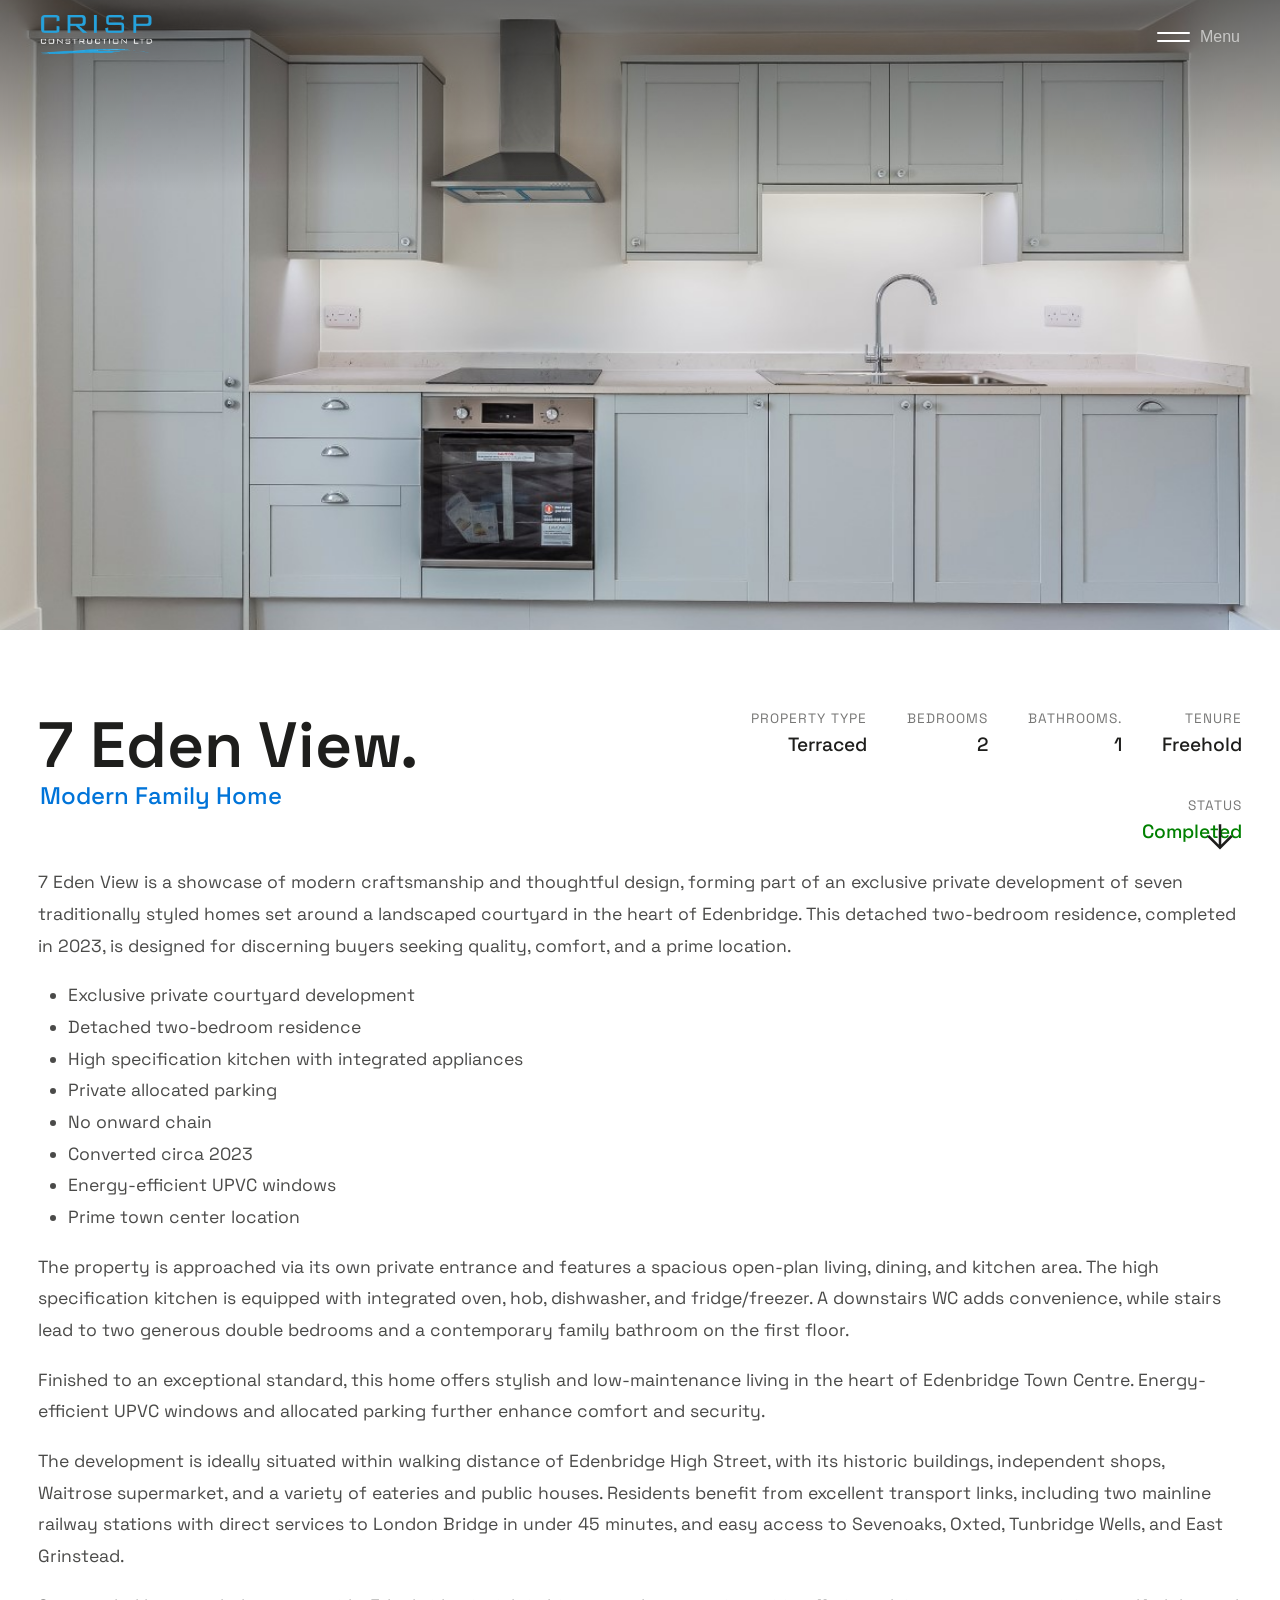
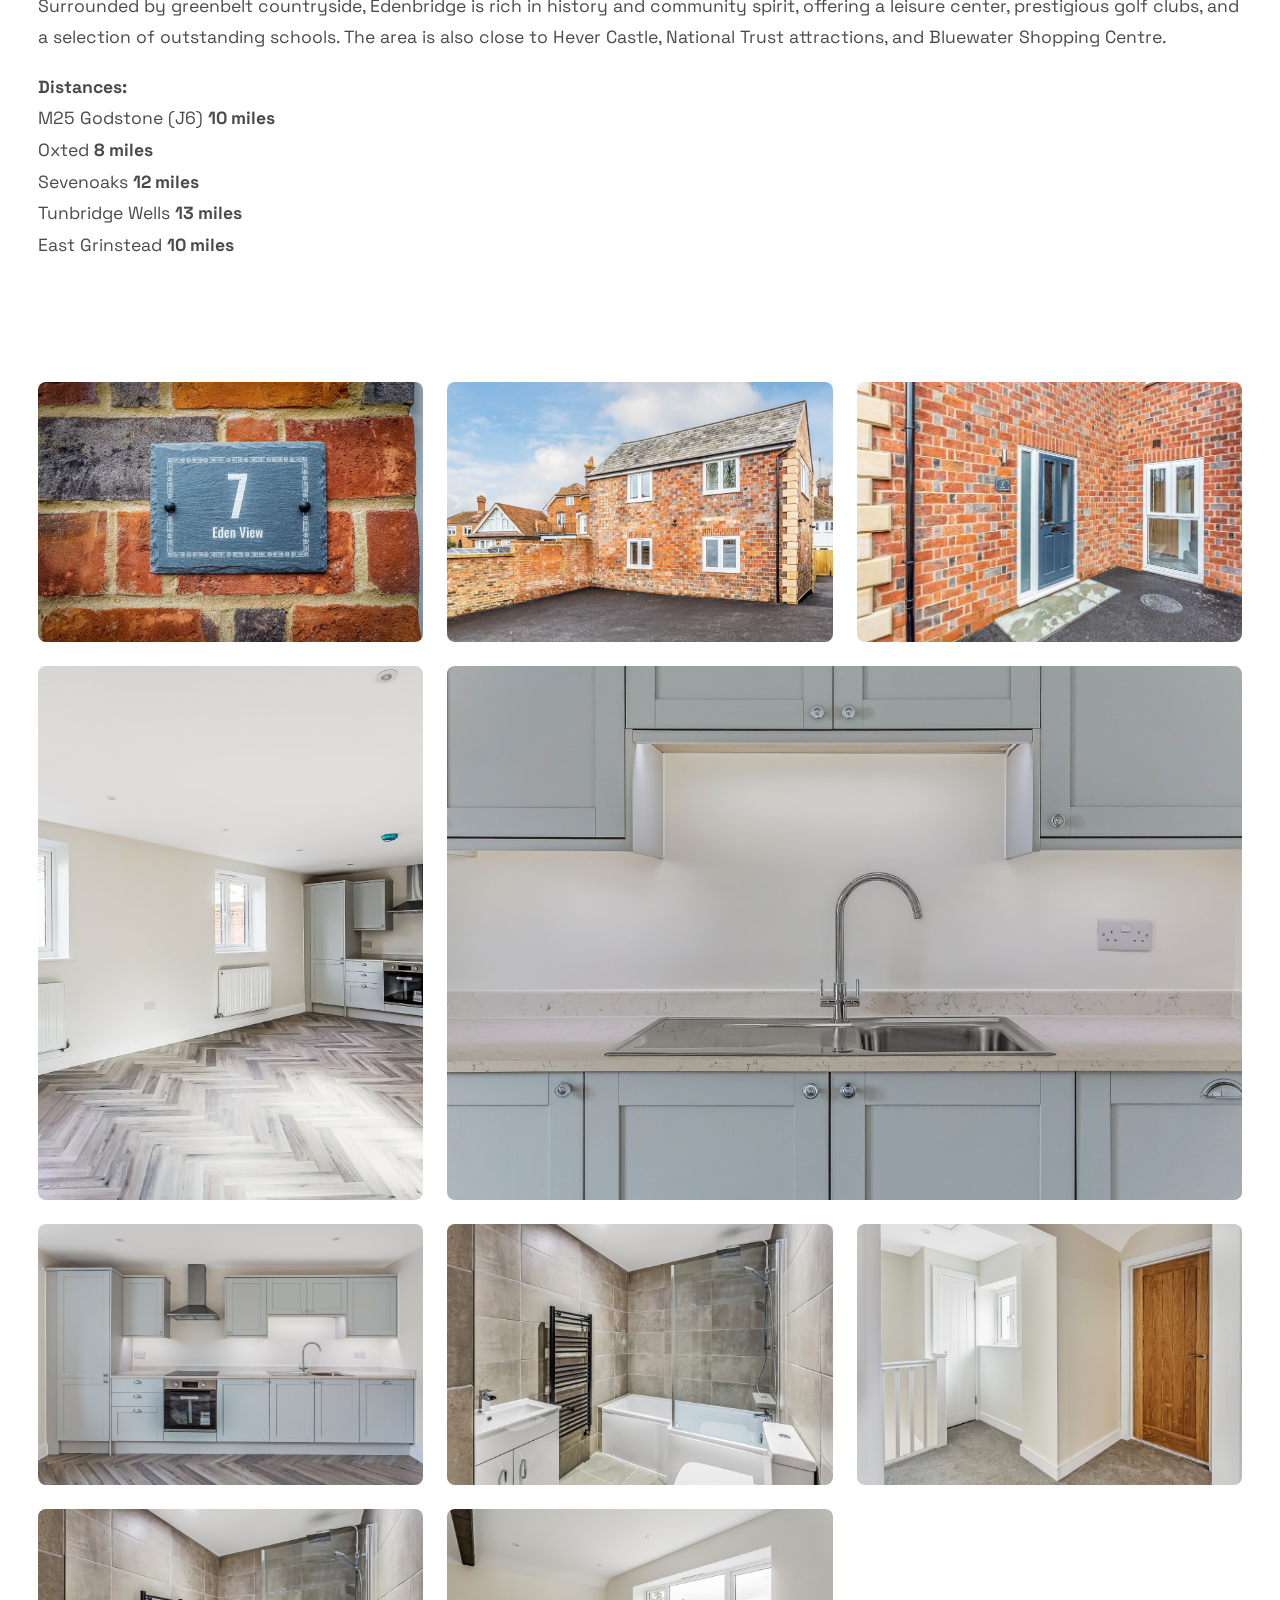
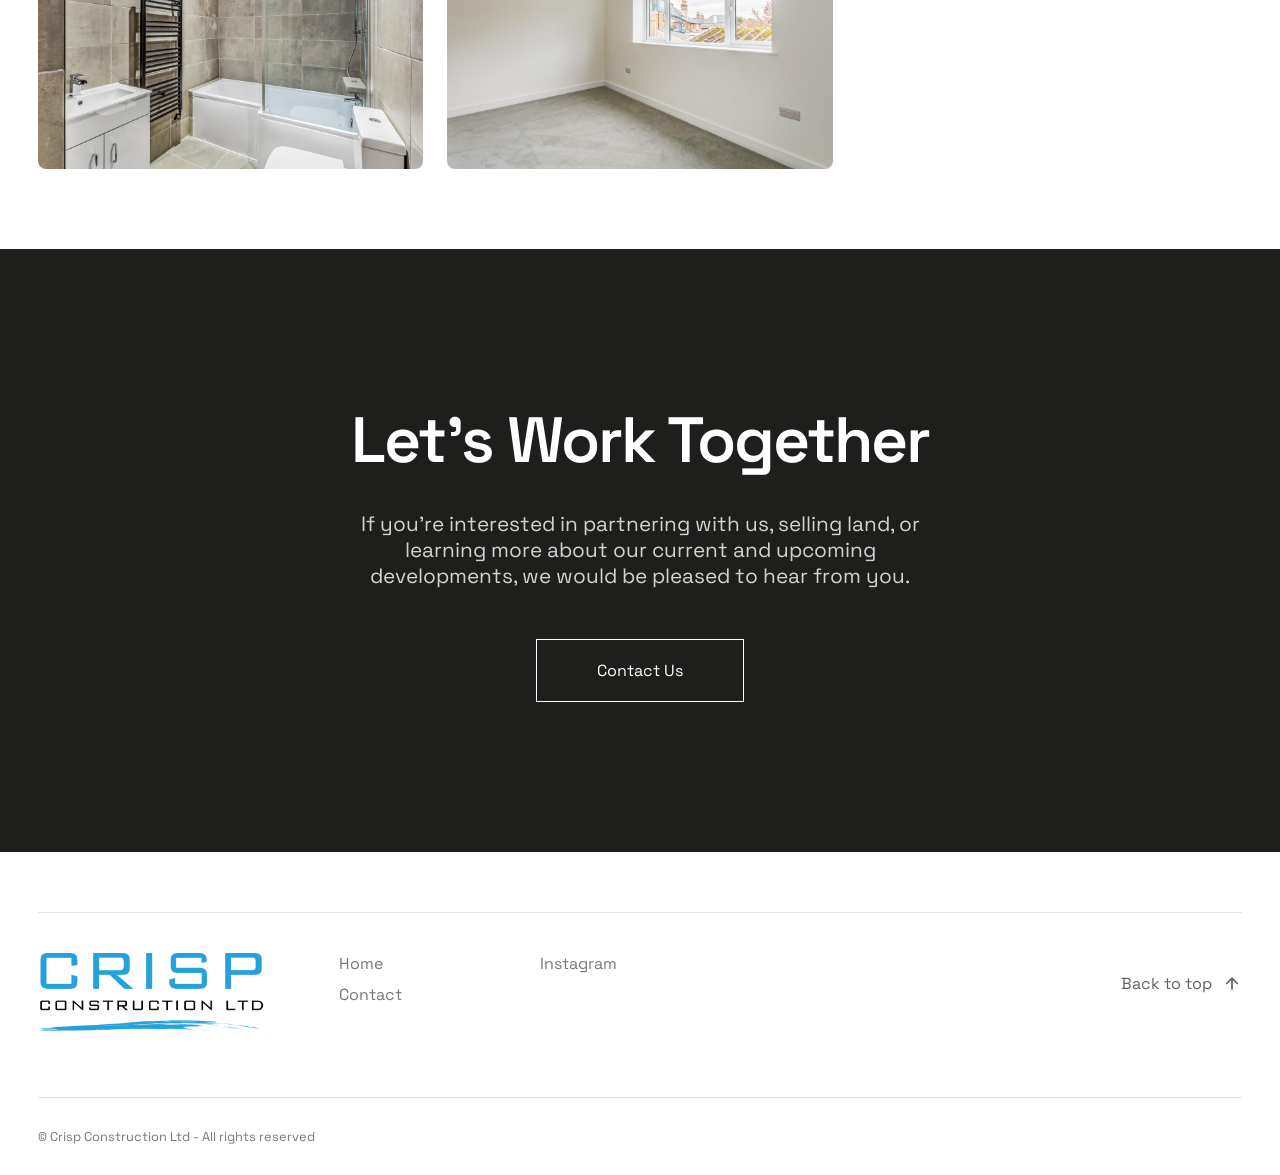
<file: Website/pages/7EdenView.html>
<!DOCTYPE html>
<html lang="en">
<head>
    <meta charset="UTF-8">
    <meta name="viewport" content="width=device-width, initial-scale=1.0">
    <title>CRISP - 7 Eden View</title>
    <link rel="preconnect" href="https://fonts.googleapis.com">
    <link rel="preconnect" href="https://fonts.gstatic.com" crossorigin>
    <link href="https://fonts.googleapis.com/css2?family=Space+Grotesk:wght@400;500;600;700&display=swap" rel="stylesheet">
    <link rel="stylesheet" href="css/style.css">
</head>
<body>
    <!-- Floorplan Lightbox -->
    <!--<div class="lightbox" id="floorplanLightbox">
        <button class="lightbox-close" id="lightboxClose">&times;</button>
        <img src="../images/plans.jpg" alt="Floorplan" class="lightbox-image">
    </div>-->

    <!-- Menu Overlay -->
    <div class="menu-overlay" id="menuOverlay"></div>

	<!-- Full Screen Slide-in Menu -->
	<aside class="aside-menu" id="asideMenu">
		<button class="menu-close" id="menuClose">
			<svg viewBox="0 0 24 24" fill="none" stroke="currentColor" stroke-width="2">
				<path d="M18 6L6 18M6 6l12 12" />
			</svg>
		</button>
		<div class="menu-container">
			<div class="menu-col-left">
				<ul>
					<li class="menu-item">
						<a href="../index.html#hero-section" class="menu-link">
							<span class="menu-number">01</span>
							<span class="menu-name">Home</span>
						</a>
					</li>
					<li class="menu-item">
						<a href="../index.html#about" class="menu-link">
							<span class="menu-number">02</span>
							<span class="menu-name">About</span>
						</a>
					</li>
					<li class="menu-item menu-open">
						<a href="../index.html#developments" class="menu-link">
							<span class="menu-number">01</span>
							<span class="menu-name">Projects</span>
							<span class="menu-toggle">−</span>
						</a>
						<h5 style="color: white; padding: 0 0 5px 100px;">Completed</h5>
						<ul class="sub-menu open">
							<li><a href="130HighStreet.html">130 High Street, Edenbridge</a></li>
							<li><a href="130aHighStreet.html">130a High Street, Edenbridge</a></li>
							<li><a href="6EdenView.html">6 Eden View, Edenbridge</a></li>
							<li><a href="7EdenView.html">7 Eden View, Edenbridge</a></li>
						</ul>
						<h5 style="color: white; padding: 0 0 5px 100px;">In Progress</h5>
						<ul class="sub-menu open">
							<li><a href="CherryBryn.html">Cherry Bryn, Edenbridge</a></li>
						</ul>
						<h5 style="color: white; padding: 0 0 5px 100px;">Future</h5>
						<ul class="sub-menu open">
							<li><a href="EdenView.html">Eden View, Edenbridge</a></li>
						</ul>
					</li>
					<li class="menu-item">
						<a href="../index.html#team" class="menu-link">
							<span class="menu-number">02</span>
							<span class="menu-name">Vision</span>
						</a>
					</li>
					<li class="menu-item">
						<a href="../index.html#services" class="menu-link">
							<span class="menu-number">03</span>
							<span class="menu-name">Services</span>
						</a>
					</li>

					<li class="menu-item">
						<a href="#contact" class="menu-link">
							<span class="menu-number">04</span>
							<span class="menu-name">Contact</span>
						</a>
					</li>
				</ul>
			</div>
			<div class="menu-col-right">
				<div></div>
				<div class="contact-links">
					<a href="tel:01732300018">01732300018</a>
					<a href="mailto:info@crispconstruct.co.uk">info@crispconstruct.co.uk</a>
					<p>124 High Street<br>Edenbridge, Kent TN8 5AY</p>
				</div>
			</div>
		</div>
	</aside>

    <!-- Header -->
    <header class="main-header" id="mainHeader">
        <a href="../index.html" class="header-logo">
            <img src="../images/logo/Crisp-interiors-logo-trans-whitetext.png" alt="CRISP">
        </a>
        <button id="burger">
            <div class="bar-container">
                <span class="bar top"></span>
                <span class="bar bottom"></span>
            </div>
            <span class="menu-text">Menu</span>
        </button>
    </header>

    <!-- Project Banner -->
    <section class="project-banner" id="project-banner">
        <img src="../images/Completed/7 Eden View/7 Eden View 3.jpg" alt="Helios Logistics Building">
        <div class="banner-overlay"></div>
    </section>

    <!-- Scroll Indicator -->
    <div class="scroll-indicator" id="scrollIndicator">
        <svg viewBox="0 0 24 24">
            <path d="M12 5v14M5 12l7 7 7-7"/>
        </svg>
    </div>

    <!-- Project Header -->
    <section class="project-header" id="project-header">
        <div class="container">
            <div class="project-header-grid">
                <div class="project-header-left">
                    <h1 class="project-title">7 Eden View.</h1>
                    <h3 class="project-title-sub">Modern Family Home</h3>
                    <!--<a href="../images/Completed/130 High Street/plans.jpg" class="floorplan-btn" id="floorplanBtn">
                        <svg width="20" height="20" viewBox="0 0 24 24" fill="none" stroke="currentColor" stroke-width="2">
                            <rect x="3" y="3" width="18" height="18" rx="2" />
                            <path d="M3 9h18M9 21V9" />
                        </svg>
                        View Floorplan
                    </a>-->
                    <br /> <br />
                </div>
                <div class="project-header-right">
                    <div class="project-meta">
                        <div class="project-meta-item">
                            <span class="project-meta-label">Property Type</span>
                            <span class="project-meta-value">Terraced</span>
                        </div>
                        <div class="project-meta-item">
                            <span class="project-meta-label">Bedrooms</span>
                            <span class="project-meta-value">2</span>
                        </div>
                        <div class="project-meta-item">
                            <span class="project-meta-label">Bathrooms.</span>
                            <span class="project-meta-value">1</span>
                        </div>
                        <div class="project-meta-item">
                            <span class="project-meta-label">Tenure</span>
                            <span class="project-meta-value">Freehold</span>
                        </div>
                        <div class="project-meta-item">
                            <span class="project-meta-label">Status</span>
                            <span class="project-meta-value project-meta-value-complete">Completed</span>
                        </div>
                    </div>
                </div>
            </div>

            <p class="project-description">
                7 Eden View is a showcase of modern craftsmanship and thoughtful design, forming part of an exclusive private development of seven traditionally styled homes set around a landscaped courtyard in the heart of Edenbridge. This detached two-bedroom residence, completed in 2023, is designed for discerning buyers seeking quality, comfort, and a prime location.
            </p>
            <br />
            <ul class="project-description" style="margin-left:30px;">
                <li>Exclusive private courtyard development</li>
                <li>Detached two-bedroom residence</li>
                <li>High specification kitchen with integrated appliances</li>
                <li>Private allocated parking</li>
                <li>No onward chain</li>
                <li>Converted circa 2023</li>
                <li>Energy-efficient UPVC windows</li>
                <li>Prime town center location</li>
            </ul>
            <br />
            <p class="project-description">
                The property is approached via its own private entrance and features a spacious open-plan living, dining, and kitchen area. The high specification kitchen is equipped with integrated oven, hob, dishwasher, and fridge/freezer. A downstairs WC adds convenience, while stairs lead to two generous double bedrooms and a contemporary family bathroom on the first floor.
            </p>
            <br />
            <p class="project-description">
                Finished to an exceptional standard, this home offers stylish and low-maintenance living in the heart of Edenbridge Town Centre. Energy-efficient UPVC windows and allocated parking further enhance comfort and security.
            </p>
            <br />
            <p class="project-description">
                The development is ideally situated within walking distance of Edenbridge High Street, with its historic buildings, independent shops, Waitrose supermarket, and a variety of eateries and public houses. Residents benefit from excellent transport links, including two mainline railway stations with direct services to London Bridge in under 45 minutes, and easy access to Sevenoaks, Oxted, Tunbridge Wells, and East Grinstead.
            </p>
            <br />
            <p class="project-description">
                Surrounded by greenbelt countryside, Edenbridge is rich in history and community spirit, offering a leisure center, prestigious golf clubs, and a selection of outstanding schools. The area is also close to Hever Castle, National Trust attractions, and Bluewater Shopping Centre.
            </p>
            <br />
            <p class="project-description">
                <strong>Distances:</strong><br />
                M25 Godstone (J6) <strong>10 miles</strong><br />
                Oxted <strong>8 miles</strong><br />
                Sevenoaks <strong>12 miles</strong><br />
                Tunbridge Wells <strong>13 miles</strong><br />
                East Grinstead <strong>10 miles</strong>
            </p>
        </div>
    </section>

    <!-- Project Gallery -->
    <section class="project-gallery" id="project-gallery">
        <div class="container">
            <div class="gallery-grid">
                <div class="gallery-item">
                    <img src="../images/Completed/7 Eden View/7 Eden View 14.jpg" alt="crisp Exterior View">
                </div>
                <div class="gallery-item">
                    <img src="../images/Completed/7 Eden View/7 Eden View 16.jpg" alt="crisp Exterior View">
                </div>
                <div class="gallery-item">
                    <img src="../images/Completed/7 Eden View/7 Eden View 17.jpg" alt="crisp Detail View">
                </div>
                <div class="gallery-item">
                    <img src="../images/Completed/7 Eden View/7 Eden View 1.jpg" alt="crisp Wide View">
                </div>
                <div class="gallery-item full-width">
                    <img src="../images/Completed/7 Eden View/7 Eden View 5.jpg" alt="crisp Wide View">
                </div>
                <div class="gallery-item">
                    <img src="../images/Completed/7 Eden View/7 Eden View 3.jpg" alt="crisp Wide View">
                </div>
                <div class="gallery-item">
                    <img src="../images/Completed/7 Eden View/7 Eden View 11.jpg" alt="crisp Wide View">
                </div>
                <div class="gallery-item">
                    <img src="../images/Completed/7 Eden View/7 Eden View 10.jpg" alt="crisp Wide View">
                </div>
                <div class="gallery-item">
                    <img src="../images/Completed/7 Eden View/7 Eden View 11.jpg" alt="crisp Wide View">
                </div>
                <div class="gallery-item">
                    <img src="../images/Completed/7 Eden View/7 Eden View 13.jpg" alt="crisp Wide View">
                </div>
            </div>
        </div>
    </section>

    <!-- Contact Section -->
    <section class="contact-section" id="contact">
        <h2 class="contact-title">Let's Work Together</h2>
        <p class="contact-text">If you're interested in partnering with us, selling land, or learning more about our current and upcoming developments, we would be pleased to hear from you.</p>
        <a href="mailto:info@crispconstruct.co.uk" class="contact-cta">Contact Us</a>
    </section>

    <!-- Footer -->
    <footer class="footer">
        <div class="container">
            <div class="footer-grid">
                <div class="footer-col">
                    <div class="footer-logo">
                        <img src="../images/logo/Crisp Construction ltd logo.jpg" alt="CRISP">
                    </div>
                </div>
                <div class="footer-col">
                    <ul class="footer-menu">
                        <li><a href="../index.html">Home</a></li>
                        <li><a href="../index.html#contact">Contact</a></li>
                    </ul>
                </div>
                <div class="footer-col">
                    <ul class="footer-menu">
                        <!--<li><a href="#">LinkedIn</a></li>-->
                        <li><a href="https://www.instagram.com/crispconstructionltd/" target="_blank" rel="noopener">Instagram</a></li>
                    </ul>
                </div>
                <div class="footer-col">
                    <div class="footer-back-to-top">
                        <a href="#">
                            Back to top
                            <svg width="20" height="20" viewBox="0 0 24 24" fill="none" stroke="currentColor" stroke-width="2">
                                <path d="M12 19V5M5 12l7-7 7 7"/>
                            </svg>
                        </a>
                    </div>
                </div>
            </div>
            <div class="footer-bar">
                <p class="footer-copyright">&copy; Crisp Construction Ltd - All rights reserved</p>
            </div>
        </div>
    </footer>

    <script src="js/main.js"></script>
</body>
</html>
</file>
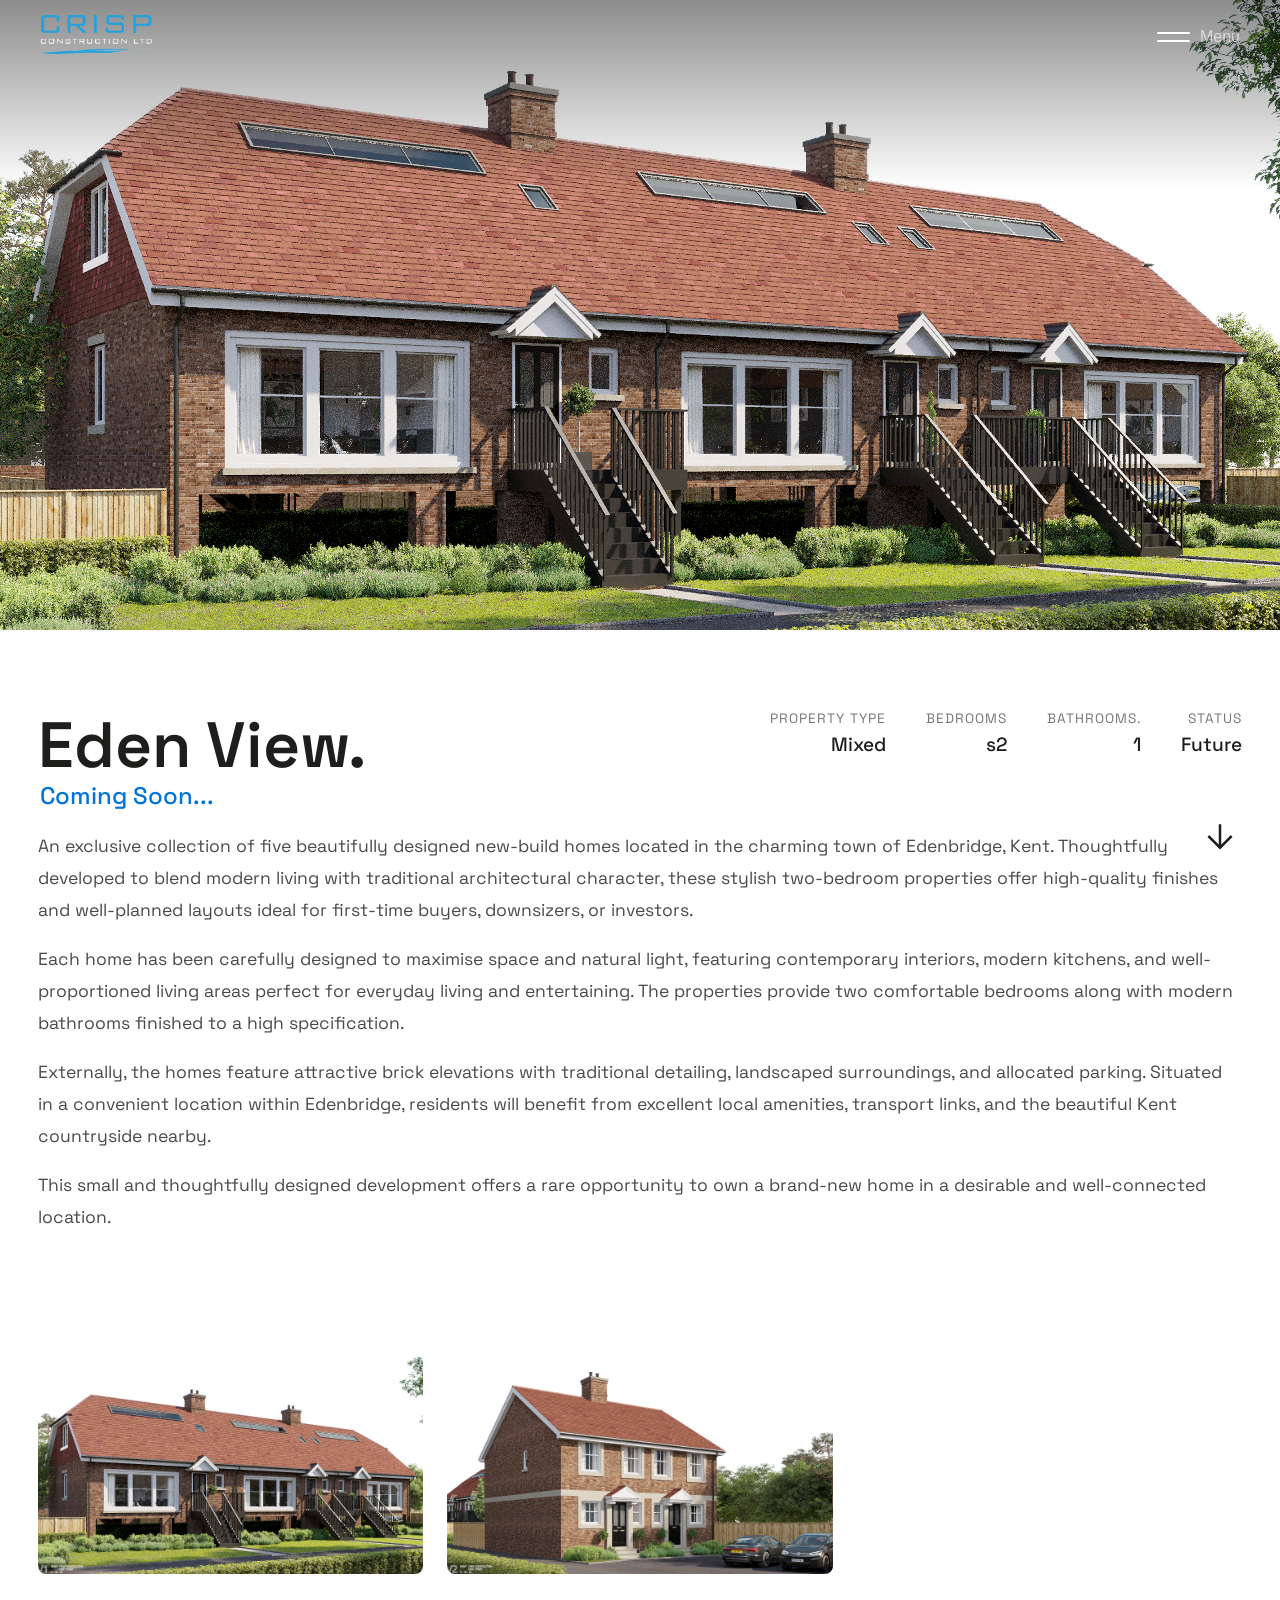
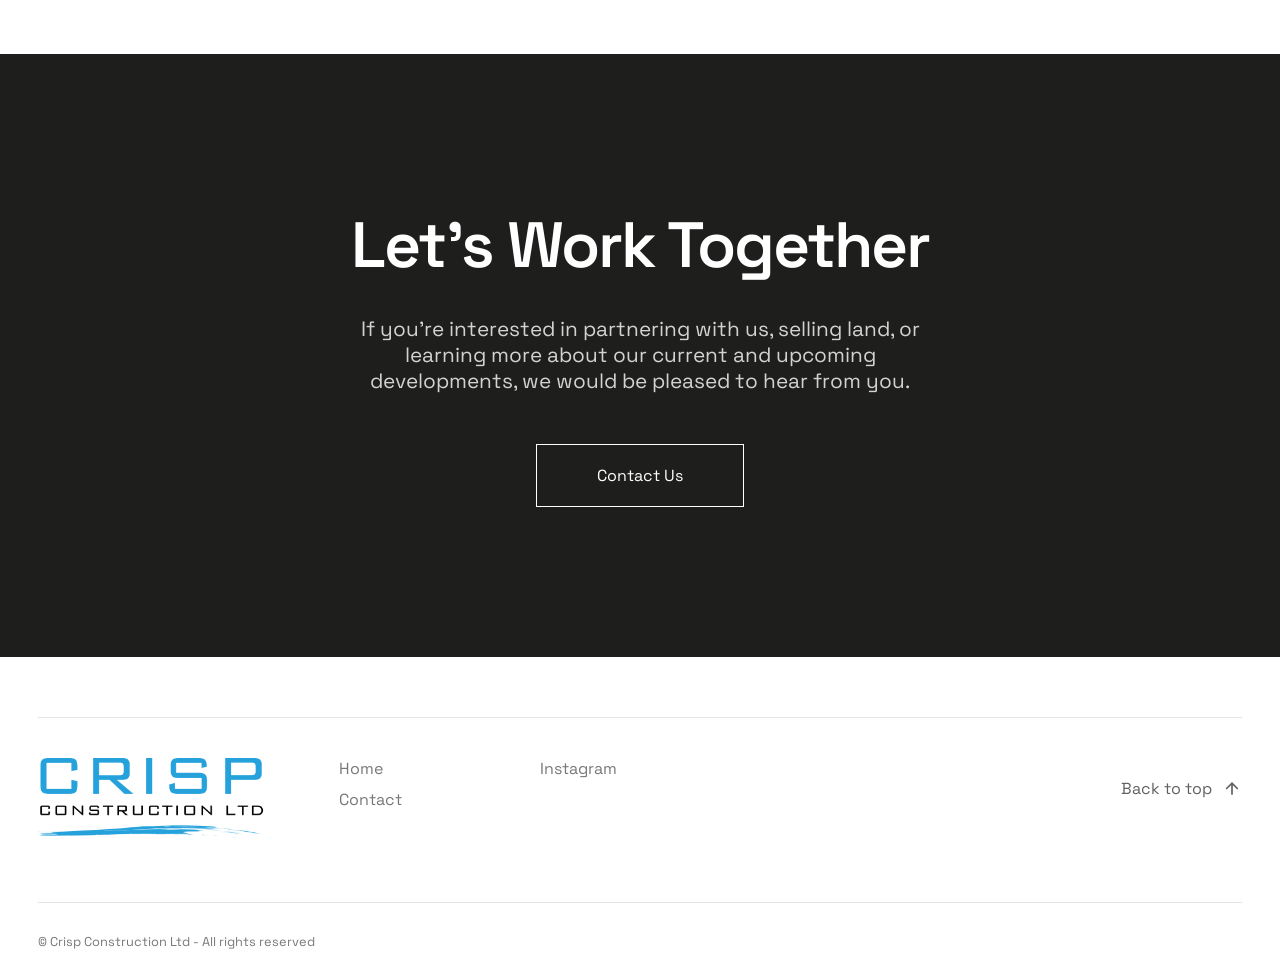
<file: Website/pages/EdenView.html>
<!DOCTYPE html>
<html lang="en">
<head>
    <meta charset="UTF-8">
    <meta name="viewport" content="width=device-width, initial-scale=1.0">
    <title>CRISP - Eden Viewn</title>
    <link rel="preconnect" href="https://fonts.googleapis.com">
    <link rel="preconnect" href="https://fonts.gstatic.com" crossorigin>
    <link href="https://fonts.googleapis.com/css2?family=Space+Grotesk:wght@400;500;600;700&display=swap" rel="stylesheet">
    <link rel="stylesheet" href="css/style.css">
</head>
<body>
    <!-- Floorplan Lightbox
    <div class="lightbox" id="floorplanLightbox">
        <button class="lightbox-close" id="lightboxClose">&times;</button>
        <img src="../images/plans.jpg" alt="Floorplan" class="lightbox-image">
    </div> -->

    <!-- Menu Overlay -->
    <div class="menu-overlay" id="menuOverlay"></div>

	<!-- Full Screen Slide-in Menu -->
	<aside class="aside-menu" id="asideMenu">
		<button class="menu-close" id="menuClose">
			<svg viewBox="0 0 24 24" fill="none" stroke="currentColor" stroke-width="2">
				<path d="M18 6L6 18M6 6l12 12" />
			</svg>
		</button>
		<div class="menu-container">
			<div class="menu-col-left">
				<ul>
					<li class="menu-item">
						<a href="../index.html#hero-section" class="menu-link">
							<span class="menu-number">01</span>
							<span class="menu-name">Home</span>
						</a>
					</li>
					<li class="menu-item">
						<a href="../index.html#about" class="menu-link">
							<span class="menu-number">02</span>
							<span class="menu-name">About</span>
						</a>
					</li>
					<li class="menu-item menu-open">
						<a href="../index.html#developments" class="menu-link">
							<span class="menu-number">01</span>
							<span class="menu-name">Projects</span>
							<span class="menu-toggle">−</span>
						</a>
						<h5 style="color: white; padding: 0 0 5px 100px;">Completed</h5>
						<ul class="sub-menu open">
							<li><a href="130HighStreet.html">130 High Street, Edenbridge</a></li>
							<li><a href="130aHighStreet.html">130a High Street, Edenbridge</a></li>
							<li><a href="6EdenView.html">6 Eden View, Edenbridge</a></li>
							<li><a href="7EdenView.html">7 Eden View, Edenbridge</a></li>
						</ul>
						<h5 style="color: white; padding: 0 0 5px 100px;">In Progress</h5>
						<ul class="sub-menu open">
							<li><a href="CherryBryn.html">Cherry Bryn, Edenbridge</a></li>
						</ul>
						<h5 style="color: white; padding: 0 0 5px 100px;">Future</h5>
						<ul class="sub-menu open">
							<li><a href="EdenView.html">Eden View, Edenbridge</a></li>
						</ul>
					</li>
					<li class="menu-item">
						<a href="../index.html#team" class="menu-link">
							<span class="menu-number">02</span>
							<span class="menu-name">Vision</span>
						</a>
					</li>
					<li class="menu-item">
						<a href="../index.html#services" class="menu-link">
							<span class="menu-number">03</span>
							<span class="menu-name">Services</span>
						</a>
					</li>

					<li class="menu-item">
						<a href="#contact" class="menu-link">
							<span class="menu-number">04</span>
							<span class="menu-name">Contact</span>
						</a>
					</li>
				</ul>
			</div>
			<div class="menu-col-right">
				<div></div>
				<div class="contact-links">
					<a href="tel:01732300018">01732300018</a>
					<a href="mailto:info@crispconstruct.co.uk">info@crispconstruct.co.uk</a>
					<p>124 High Street<br>Edenbridge, Kent TN8 5AY</p>
				</div>
			</div>
		</div>
	</aside>

    <!-- Header -->
    <header class="main-header" id="mainHeader">
        <a href="../index.html" class="header-logo">
            <img src="../images/logo/Crisp-interiors-logo-trans-whitetext.png" alt="CRISP">
        </a>
        <button id="burger">
            <div class="bar-container">
                <span class="bar top"></span>
                <span class="bar bottom"></span>
            </div>
            <span class="menu-text">Menu</span>
        </button>
    </header>

    <!-- Project Banner -->
    <section class="project-banner" id="project-banner">
        <img src="../images/Future/MG-1303-Crisp-Construction-High-Street-Exteriors-Draft-V01-02.jpg" alt="Crisp Building">
        <div class="banner-overlay"></div>
    </section>

    <!-- Scroll Indicator -->
    <div class="scroll-indicator" id="scrollIndicator">
        <svg viewBox="0 0 24 24">
            <path d="M12 5v14M5 12l7 7 7-7" />
        </svg>
    </div>

    <!-- Project Header -->
    <section class="project-header" id="project-header">
        <div class="container">
            <div class="project-header-grid">
                <div class="project-header-left">
                    <h1 class="project-title">Eden View.</h1>
                    <h3 class="project-title-sub">
                        Coming Soon...
                    </h3>

                </div>
                <div class="project-header-right">
                    <div class="project-meta">
                        <div class="project-meta-item">
                            <span class="project-meta-label">Property Type</span>
                            <span class="project-meta-value">Mixed</span>
                        </div>
                        <div class="project-meta-item">
                            <span class="project-meta-label">Bedrooms</span>
                            <span class="project-meta-value">s2</span>
                        </div>
                        <div class="project-meta-item">
                            <span class="project-meta-label">Bathrooms.</span>
                            <span class="project-meta-value">1</span>
                        </div>

                        <div class="project-meta-item">
                            <span class="project-meta-label">Status</span>
                            <span class="project-meta-value project-meta-value-inprogress">Future</span>
                        </div>
                    </div>
                </div>
            </div>

            <p class="project-description">
                An exclusive collection of five beautifully designed new-build homes located in the charming town of Edenbridge, Kent. Thoughtfully developed to blend modern living with traditional architectural character, these stylish two-bedroom properties offer high-quality finishes and well-planned layouts ideal for first-time buyers, downsizers, or investors.
            </p>
            <br />
            <p class="project-description">
                Each home has been carefully designed to maximise space and natural light, featuring contemporary interiors, modern kitchens, and well-proportioned living areas perfect for everyday living and entertaining. The properties provide two comfortable bedrooms along with modern bathrooms finished to a high specification.
            </p>
            <br />
            <p class="project-description">
                Externally, the homes feature attractive brick elevations with traditional detailing, landscaped surroundings, and allocated parking. Situated in a convenient location within Edenbridge, residents will benefit from excellent local amenities, transport links, and the beautiful Kent countryside nearby.
            </p>
            <br />
            <p class="project-description">
                This small and thoughtfully designed development offers a rare opportunity to own a brand-new home in a desirable and well-connected location.
            </p>
        </div>
    </section>

    <!-- Project Gallery -->
    <section class="project-gallery" id="project-gallery">
        <div class="container">
            <div class="gallery-grid">
                <div class="gallery-item">
                    <img src="../images/Future/MG-1303-Crisp-Construction-High-Street-Exteriors-Draft-V01-02.jpg" alt="crisp Exterior View">
                </div>
                <div class="gallery-item">
                    <img src="../images/Future/MG-1303-Crisp-Construction-High-Street-Exteriors-Draft-V02-02.jpg" alt="crisp Exterior View">
                </div>
            </div>
        </div>
    </section>

    <!-- Contact Section -->
    <section class="contact-section" id="contact">
        <h2 class="contact-title">Let's Work Together</h2>
        <p class="contact-text">If you're interested in partnering with us, selling land, or learning more about our current and upcoming developments, we would be pleased to hear from you.</p>
        <a href="mailto:info@crispconstruct.co.uk" class="contact-cta">Contact Us</a>
    </section>

    <!-- Footer -->
    <footer class="footer">
        <div class="container">
            <div class="footer-grid">
                <div class="footer-col">
                    <div class="footer-logo">
                        <img src="../images/logo/Crisp Construction ltd logo.jpg" alt="CRISP">
                    </div>
                </div>
                <div class="footer-col">
                    <ul class="footer-menu">
                        <li><a href="../index.html">Home</a></li>
                        <li><a href="../index.html#contact">Contact</a></li>
                    </ul>
                </div>
                <div class="footer-col">
                    <ul class="footer-menu">
                        <!--<li><a href="#">LinkedIn</a></li>-->
                        <li><a href="https://www.instagram.com/crispconstructionltd/" target="_blank" rel="noopener">Instagram</a></li>
                    </ul>
                </div>
                <div class="footer-col">
                    <div class="footer-back-to-top">
                        <a href="#">
                            Back to top
                            <svg width="20" height="20" viewBox="0 0 24 24" fill="none" stroke="currentColor" stroke-width="2">
                                <path d="M12 19V5M5 12l7-7 7 7" />
                            </svg>
                        </a>
                    </div>
                </div>
            </div>
            <div class="footer-bar">
                <p class="footer-copyright">&copy; Crisp Construction Ltd - All rights reserved</p>
            </div>
        </div>
    </footer>

    <script src="js/main.js"></script>
</body>
</html>
</file>
<file: Website/pages/css/style.css>
:root {
    --color-black: #1e1e1c;
    --color-white: #ffffff;
    --font-display: 'Space Grotesk', sans-serif;
    --font-mono: 'Courier New', monospace;
}

* {
    margin: 0;
    padding: 0;
    box-sizing: border-box;
}

body {
    font-family: var(--font-display);
    font-size: 14px;
    color: var(--color-black);
    -webkit-font-smoothing: antialiased;
}

.container {
    max-width: 94%;
    margin: 0 auto;
}

/* Header */
.main-header {
    position: fixed;
    width: 100%;
    left: 0;
    top: 0;
    z-index: 2000;
    display: flex;
    align-items: center;
    padding: 15px 40px;
    transition: all 0.4s ease;
}

.main-header.head-pinned {
    background: rgba(255, 255, 255, 0.7);
    backdrop-filter: blur(10px);
}

.header-logo img {
    height: 40px;
    width: auto;
}

#burger {
    display: flex;
    align-items: center;
    background: none;
    border: none;
    cursor: pointer;
    padding: 0;
    z-index: 3000;
    margin-left: auto;
}

#burger .bar-container {
    display: flex;
    flex-direction: column;
    gap: 6px;
}

#burger .bar {
    display: block;
    background-color: var(--color-black);
    width: 33px;
    height: 2px;
    border-radius: 5px;
    transition: all 0.3s ease;
}

/* Light burger for dark backgrounds */
#burger.light .bar {
    background-color: var(--color-white);
}

#burger:hover .bar.top {
    width: 40px;
}

#burger.open .bar.top {
    transform: translate(7px, 8px) rotateZ(45deg);
    width: 25px !important;
}

#burger.open .bar.bottom {
    transform: translateY(-8px) rotateZ(-45deg);
    width: 25px !important;
}

#burger .menu-text {
    margin-left: 10px;
    font-size: 1rem;
    color: var(--color-black);
    opacity: 0.6;
    transition: all 0.3s;
}

/* Light menu text for dark backgrounds */
#burger.light .menu-text {
    color: var(--color-white);
}

/* Menu Overlay */
.menu-overlay {
    position: fixed;
    top: 0;
    left: 0;
    width: 100%;
    height: 100%;
    background: rgba(0, 0, 0, 0.3);
    z-index: 2400;
    opacity: 0;
    visibility: hidden;
    transition: all 0.3s ease;
}

.menu-overlay.open {
    opacity: 1;
    visibility: visible;
}

/* ========================================
   FULL SCREEN SLIDE-IN MENU
   ======================================== */

.aside-menu {
    position: fixed;
    top: 0;
    right: 0;
    width: 100%;
    height: 100vh;
    background: rgba(0, 0, 0, 0.57);
    backdrop-filter: blur(10px);
    z-index: 2500;
    transform: translateX(100%);
    transition: transform 0.4s ease-in-out;
    overflow-y: auto;
}

    .aside-menu.open {
        transform: translateX(0);
    }

    .aside-menu .menu-close {
        position: absolute;
        top: 30px;
        right: 30px;
        background: none;
        border: none;
        cursor: pointer;
        padding: 10px;
        z-index: 100;
    }

        .aside-menu .menu-close svg {
            width: 32px;
            height: 32px;
            color: #fff;
            transition: color 0.3s ease;
        }

        .aside-menu .menu-close:hover svg {
            color: #2563eb;
        }

    .aside-menu .menu-container {
        display: grid;
        grid-template-columns: 1fr 1fr;
        min-height: 100vh;
        padding-top: 100px;
    }

    .aside-menu .menu-col-left {
        padding: 0 40px;
    }

    .aside-menu .menu-col-right {
        padding: 0 40px;
        display: flex;
        flex-direction: column;
        justify-content: space-between;
        height: calc(100vh - 100px);
        padding-bottom: 40px;
    }

    .aside-menu .contact-links {
        color: #fff;
        text-align: right;
        margin-top: auto;
    }

        .aside-menu .contact-links a {
            display: block;
            color: #fff;
            text-decoration: none;
            font-size: 1rem;
            margin-bottom: 10px;
            opacity: 0.8;
            transition: opacity 0.3s ease, color 0.3s ease;
        }

            .aside-menu .contact-links a:hover {
                opacity: 1;
                color: #2563eb;
            }

        .aside-menu .contact-links p {
            margin: 0;
            font-size: 0.95rem;
            line-height: 1.6;
            opacity: 0.8;
        }

    .aside-menu ul {
        list-style: none;
        padding: 0;
        margin: 0;
    }

    .aside-menu > .menu-container > .menu-col-left > ul > li {
        border-bottom: 1px solid rgba(255, 255, 255, 0.2);
    }

    .aside-menu .menu-item > a {
        display: flex;
        align-items: baseline;
        font-family: 'Space Grotesk', sans-serif;
        font-size: 2.5rem;
        font-weight: 600;
        color: #fff;
        text-decoration: none;
        padding: 25px 0;
        line-height: 1;
        cursor: pointer;
        transition: color 0.3s ease;
    }

        .aside-menu .menu-item > a:hover {
            color: #2563eb;
        }

    .aside-menu .menu-number {
        font-family: 'Space Grotesk', sans-serif;
        font-size: 0.7rem;
        margin-right: 80px;
        opacity: 0.6;
    }

    .aside-menu .menu-name {
        flex: 1;
    }

    .aside-menu .menu-toggle {
        font-family: 'Space Grotesk', sans-serif;
        font-size: 1.5rem;
        font-weight: 500;
        opacity: 0.6;
        cursor: pointer;
    }

    .aside-menu .sub-menu {
        display: none;
        padding: 0 0 20px 100px;
    }

        .aside-menu .sub-menu.open {
            display: block;
        }

        .aside-menu .sub-menu li {
            padding: 8px 0;
        }

            .aside-menu .sub-menu li a {
                font-family: 'Space Grotesk', sans-serif;
                font-size: 0.75rem;
                text-transform: uppercase;
                color: rgba(255, 255, 255, 0.6);
                text-decoration: none;
                letter-spacing: 1px;
            }

                .aside-menu .sub-menu li a:hover {
                    color: #fff;
                }

    .aside-menu .contact-links {
        color: #fff;
    }

        .aside-menu .contact-links a {
            display: block;
            color: #fff;
            text-decoration: none;
            font-size: 1.2rem;
            margin-bottom: 15px;
            opacity: 0.8;
        }

            .aside-menu .contact-links a:hover {
                opacity: 1;
            }


/* Project Banner */
.project-banner {
    position: relative;
    height: 70vh;
    overflow: hidden;
}

.project-banner img {
    width: 100%;
    height: 100%;
    object-fit: cover;
}

.banner-overlay {
    position: absolute;
    top: 0;
    left: 0;
    width: 100%;
    height: 30%;
    background: linear-gradient(180deg, rgba(0,0,0,0.45) 0, rgba(0,0,0,0) 100%);
    z-index: 1;
}

/* Project Header */
.project-header {
    padding: 80px 0;
}

.project-header-grid {
    display: grid;
    grid-template-columns: 1fr 1fr;
    gap: 40px;
    align-items: start;
}

.project-header-right {
    text-align: right;
}

.project-title {
    font-size: clamp(2rem, 5vw, 4rem);
    font-weight: 600;
    line-height: 1.1;
    margin-bottom: -10px;
}

.project-title-sub {
    color: #0074d9;
    font-size: 1.5rem;
    font-weight: 500;
    margin-top: 10px;
    margin-bottom: 20px;
    position: relative;
    left: 2px;
}

.floorplan-btn {
    display: inline-flex;
    align-items: center;
    gap: 8px;
    padding: 12px 24px;
    background: var(--color-black);
    color: white;
    text-decoration: none;
    font-size: 0.9rem;
    border-radius: 6px;
    transition: all 0.3s ease;
}

.floorplan-btn:hover {
    background: #0074d9;
}

/* Lightbox */
.lightbox {
    position: fixed;
    top: 0;
    left: 0;
    width: 100%;
    height: 100%;
    background: rgba(0, 0, 0, 0.95);
    z-index: 9999;
    display: flex;
    align-items: center;
    justify-content: center;
    opacity: 0;
    visibility: hidden;
    transition: all 0.3s ease;
}

.lightbox.open {
    opacity: 1;
    visibility: visible;
}

.lightbox-close {
    position: absolute;
    top: 30px;
    right: 30px;
    background: none;
    border: none;
    color: white;
    font-size: 3rem;
    cursor: pointer;
    line-height: 1;
    transition: transform 0.3s ease;
}

.lightbox-close:hover {
    transform: scale(1.1);
}

.lightbox-image {
    max-width: 90%;
    max-height: 90%;
    object-fit: contain;
}

.project-meta {
    display: flex;
    gap: 40px;
    justify-content: flex-end;
    flex-wrap: wrap;
}

.project-meta-item {
    display: flex;
    flex-direction: column;
}

.project-meta-label {
    font-size: 0.85rem;
    text-transform: uppercase;
    opacity: 0.6;
    margin-bottom: 5px;
    letter-spacing: 1px;
}

.project-meta-value {
    font-size: 1.2rem;
    font-weight: 500;
}

.project-meta-value-complete {
    color:green;
}

.project-description {
    font-size: 1.1rem;
    line-height: 1.8;
    opacity: 0.8;
    max-width: 1500px;
}

/* Scroll Indicator */
.scroll-indicator {
    position: fixed;
    bottom: 40px;
    right: 40px;
    z-index: 100;
    cursor: pointer;
    transition: transform 0.3s ease;
}

.scroll-indicator:hover {
    transform: translateY(5px);
}

.scroll-indicator svg {
    width: 40px;
    height: 40px;
    stroke: var(--color-black);
    stroke-width: 1.5;
    fill: none;
    transition: stroke 0.3s ease;
}

.scroll-indicator:hover svg {
    stroke: #0066ff;
}

.scroll-indicator.hidden {
    display: none;
}

/* Project Gallery */
.project-gallery {
    padding: 40px 0 80px;
}

.gallery-grid {
    display: grid;
    grid-template-columns: repeat(3, 1fr);
    gap: 24px;
}

.gallery-item {
    overflow: hidden;
    border-radius: 8px;
}

.gallery-item img {
    width: 100%;
    height: 100%;
    object-fit: cover;
    transition: transform 0.6s ease;
}

.gallery-item:hover img {
    transform: scale(1.05);
}

.gallery-item.full-width {
    grid-column: span 2;
}

/* Contact Section */
.contact-section {
    background: var(--color-black);
    color: white;
    text-align: center;
    padding: 150px 40px;
}

.contact-title {
    font-size: clamp(2.5rem, 5vw, 5rem);
    font-weight: 600;
    margin-bottom: 30px;
    letter-spacing: -2px;
}

.contact-text {
    font-size: 1.3rem;
    opacity: 0.8;
    margin-bottom: 50px;
    max-width: 600px;
    margin-left: auto;
    margin-right: auto;
}

.contact-cta {
    display: inline-block;
    padding: 20px 60px;
    border: 1px solid white;
    color: white;
    text-decoration: none;
    font-size: 1rem;
    transition: all 0.3s ease;
}

.contact-cta:hover {
    background: white;
    color: var(--color-black);
}

/* Footer */
.footer {
    padding: 60px 0 30px;
}

.footer-grid {
    display: grid;
    grid-template-columns: 3fr 2fr 2fr 5fr;
    gap: 0;
    padding-top: 20px;
    border-top: 1px solid rgba(0,0,0,0.1);
}

.footer-col {
    padding: 20px 0;
}

.footer-logo img {
    height: 80px;
    width: auto;
}

.footer-menu {
    list-style: none;
    padding: 0;
}

.footer-menu li {
    margin-bottom: 10px;
}

.footer-menu a {
    color: var(--color-black);
    text-decoration: none;
    font-size: 1rem;
    opacity: 0.6;
}

.footer-menu a:hover {
    opacity: 1;
}

.footer-back-to-top {
    text-align: right;
    padding: 20px 0;
}

.footer-back-to-top a {
    color: var(--color-black);
    text-decoration: none;
    font-size: 1rem;
    display: inline-flex;
    align-items: center;
    gap: 10px;
    opacity: 0.7;
}

.footer-bar {
    margin-top: 40px;
    padding-top: 30px;
    border-top: 1px solid rgba(0,0,0,0.1);
    display: flex;
    justify-content: space-between;
}

.footer-copyright {
    font-size: 0.8rem;
    opacity: 0.6;
}

@media (max-width: 991px) {
    .aside-menu .menu-container {
        grid-template-columns: 1fr;
    }
    .aside-menu .menu-col-right {
        display: none;
    }
}

@media (max-width: 768px) {
    .gallery-grid {
        grid-template-columns: 1fr;
    }
    .gallery-item.full-width {
        grid-column: span 1;
    }
    .project-header-grid {
        grid-template-columns: 1fr;
    }
    .project-header-right {
        text-align: left;
    }
    .project-meta {
        justify-content: flex-start;
        margin-bottom: 30px;
        text-align:justify;
    }
    .footer-grid {
        grid-template-columns: 1fr;
    }
    .footer-col:last-child,
    .footer-col:nth-child(4) {
        grid-column: span 1;
    }
    .footer-back-to-top {
        text-align: left;
    }
    .project-title-sub {

        font-size: 1rem;
    }
}

@media (max-width: 576px) {
    .main-header {
        padding: 15px 20px;
    }
    .project-banner {
        height: 50vh;
    }
    .footer-grid {
        grid-template-columns: 1fr;
    }
    .footer-bar {
        flex-direction: column;
        gap: 15px;
    }
}

body.stop-scrolling {
    overflow: hidden;
}


.services-two-column {
    display: flex;
    gap: 48px;
    align-items: flex-start;
    margin-top: 48px;
    margin-bottom: 48px;
}

.services-col-left {
    flex: 0 0 320px;
    display: flex;
    align-items: flex-start;
    justify-content: flex-end;
    padding-right: 32px;
}

.services-wow-title {
    font-size: 1.25rem;
    font-weight: 400;
    color: #1a1a1a;
    margin: 0;
    line-height: 1.7;
    opacity: 0.85;
}

.services-col-right {
    flex: 1 1 0;
    display: flex;
    flex-direction: column;
    gap: 24px;
}

.service-item {
    border: 1px solid rgba(0,0,0,0.1);
    border-radius: 8px;
    transition: all 0.3s ease;
    background: #fff;
}

.service-item:hover {
    border-color: #2563eb;
    box-shadow: 0 4px 12px rgba(37, 99, 235, 0.1);
}

.service-item a {
    display: flex;
    align-items: center;
    justify-content: space-between;
    text-decoration: none;
    color: #1a1a1a;
    padding: 24px 28px;
}

.service-item:hover a {
    color: #2563eb;
}

.service-title {
    font-size: 1.1rem;
    font-weight: 500;
}

.service-arrow {
    width: 24px;
    height: 24px;
    flex-shrink: 0;
    transition: transform 0.3s ease;
}

.service-item:hover .service-arrow {
    transform: translateX(6px);
}

@media (max-width: 900px) {
    .services-two-column {
        flex-direction: column;
        gap: 24px;
    }

    .services-col-left {
        flex: 1 1 100%;
        justify-content: flex-start;
        padding-right: 0;
        margin-bottom: 16px;
    }

    .services-wow-title {
        font-size: 1.1rem;
    }
}
</file>
